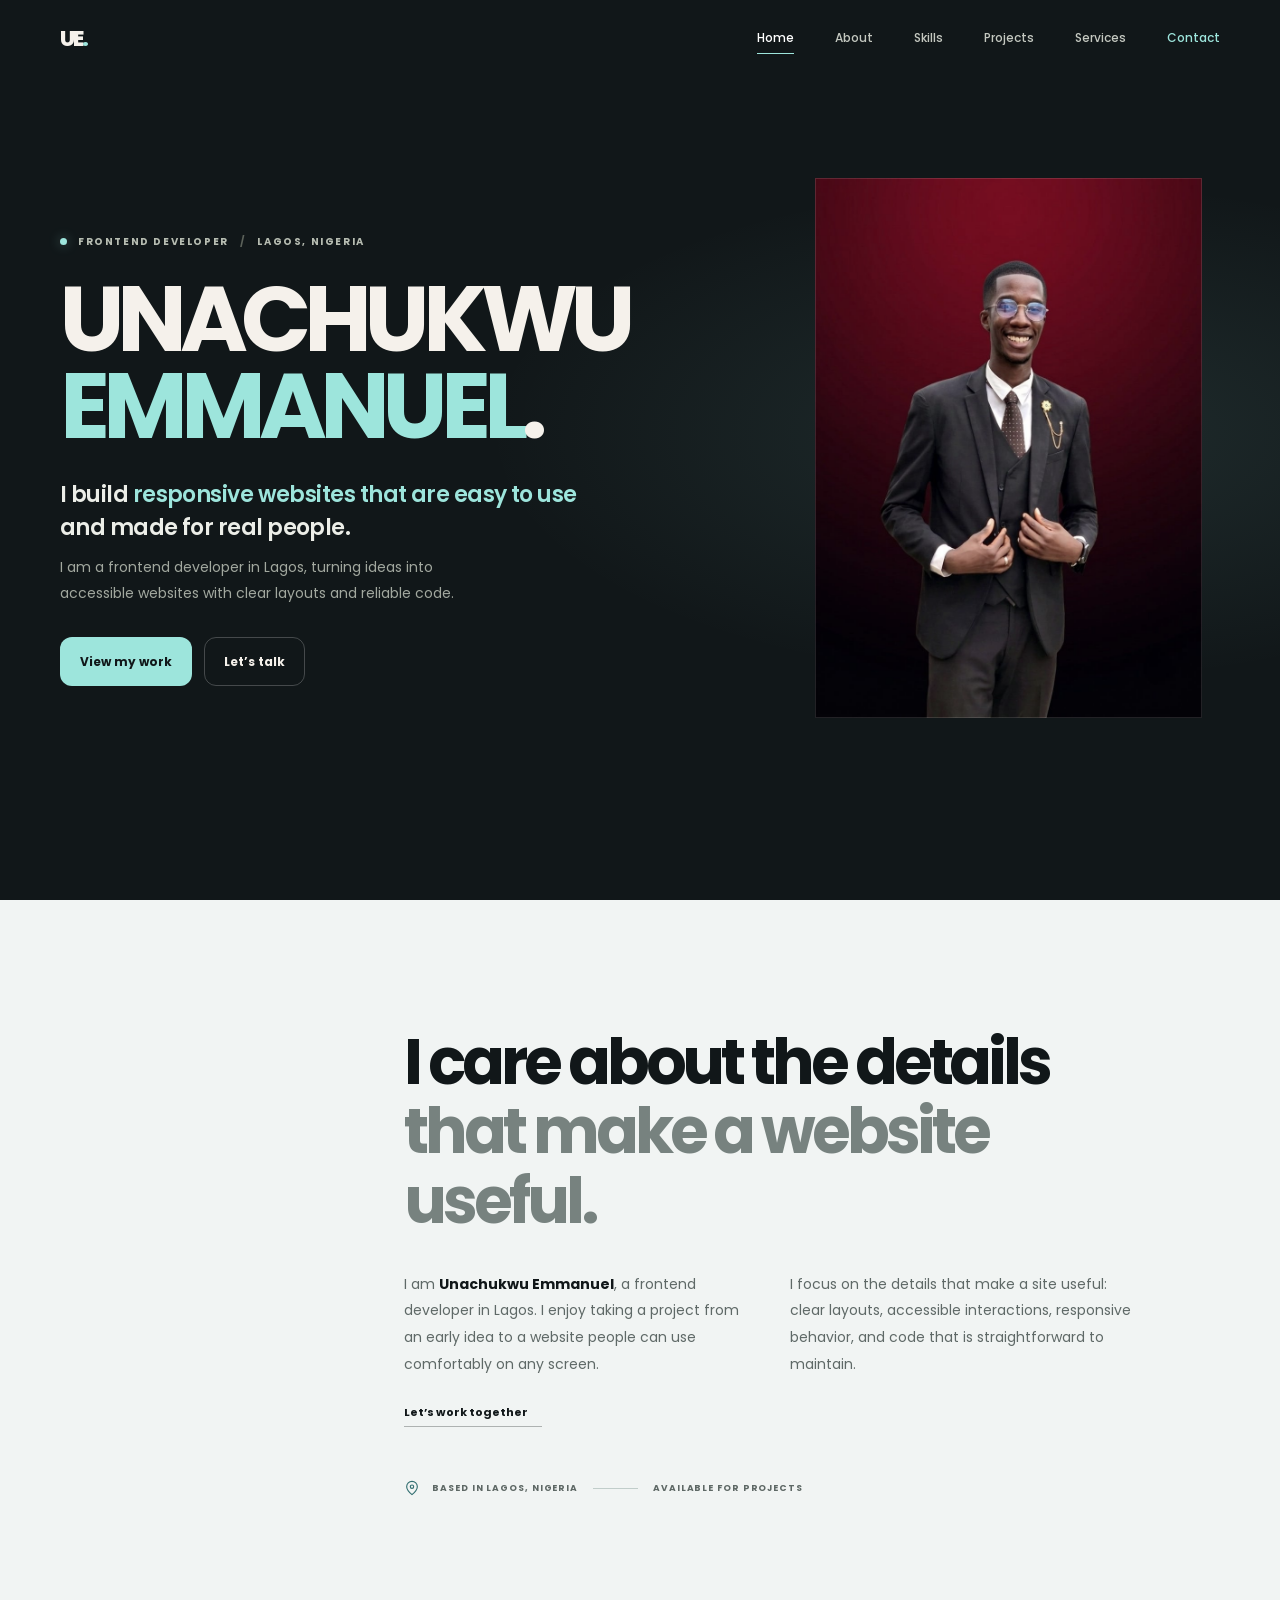
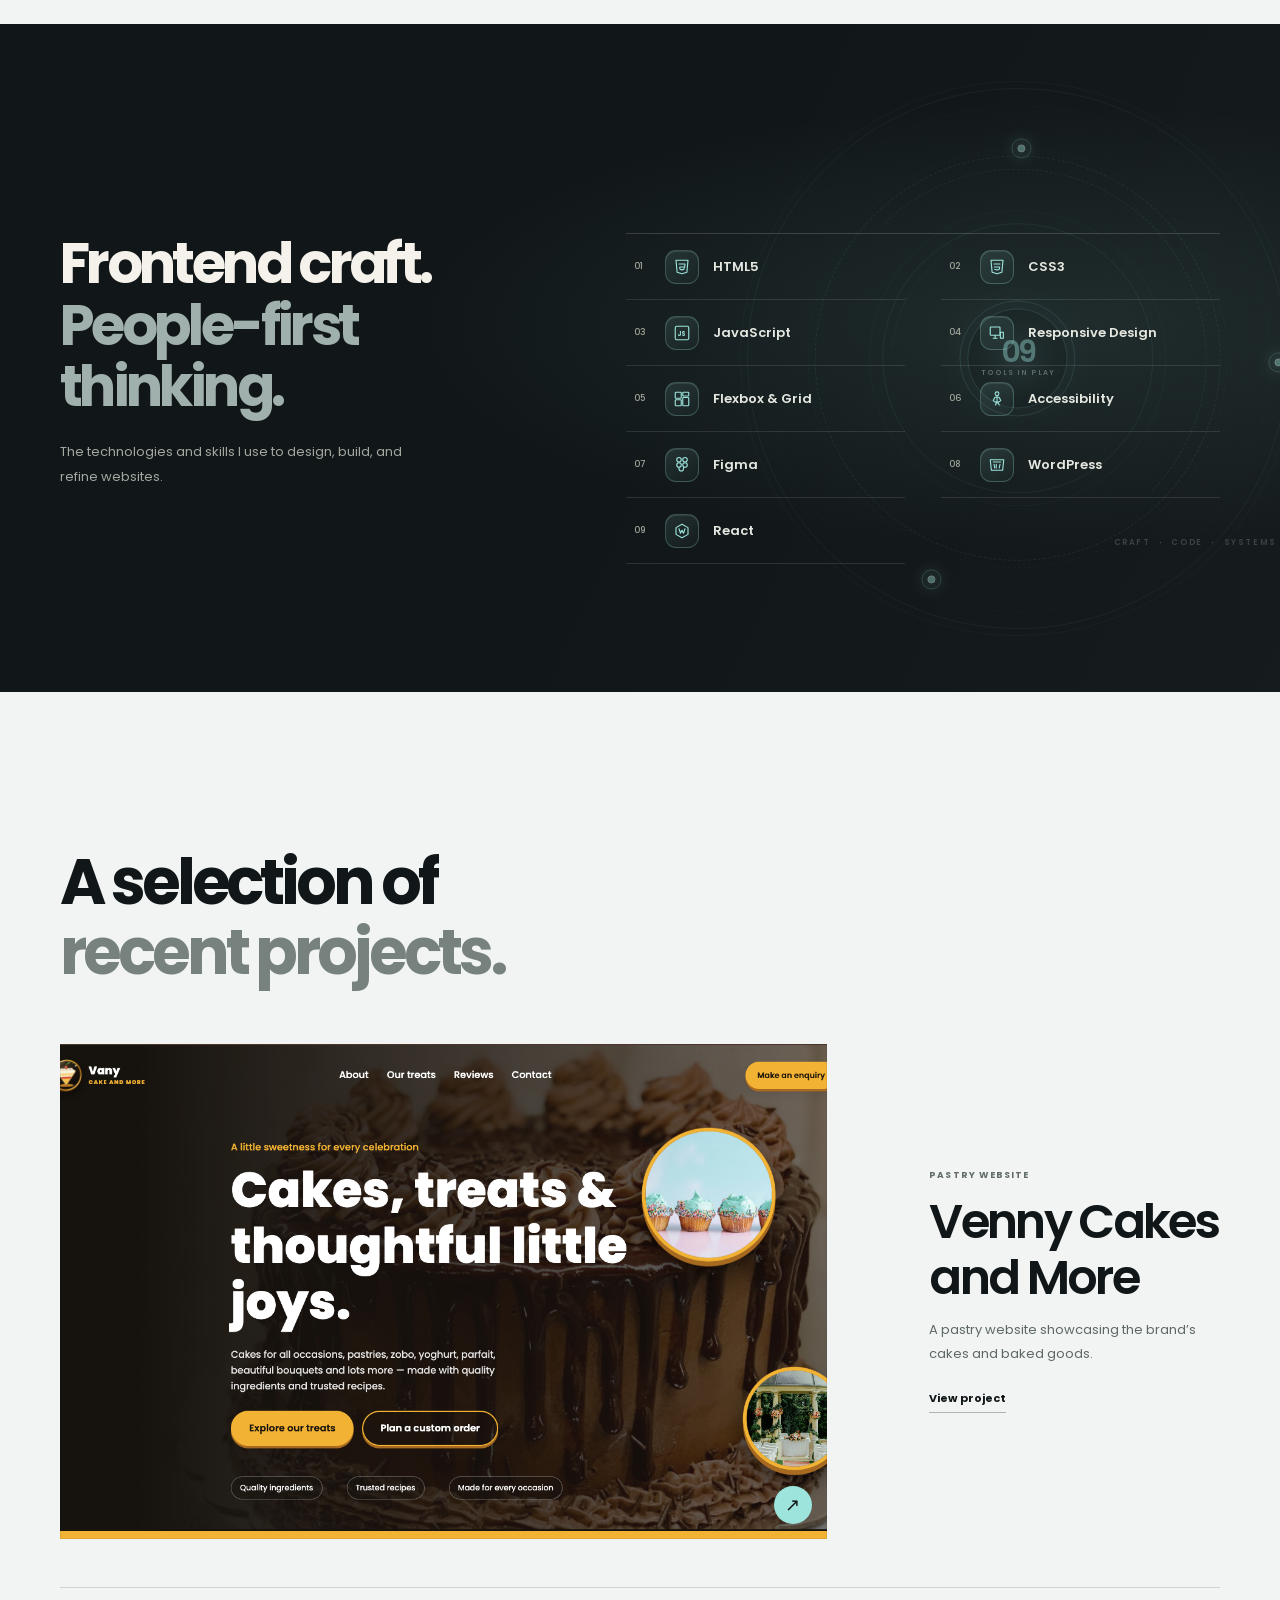
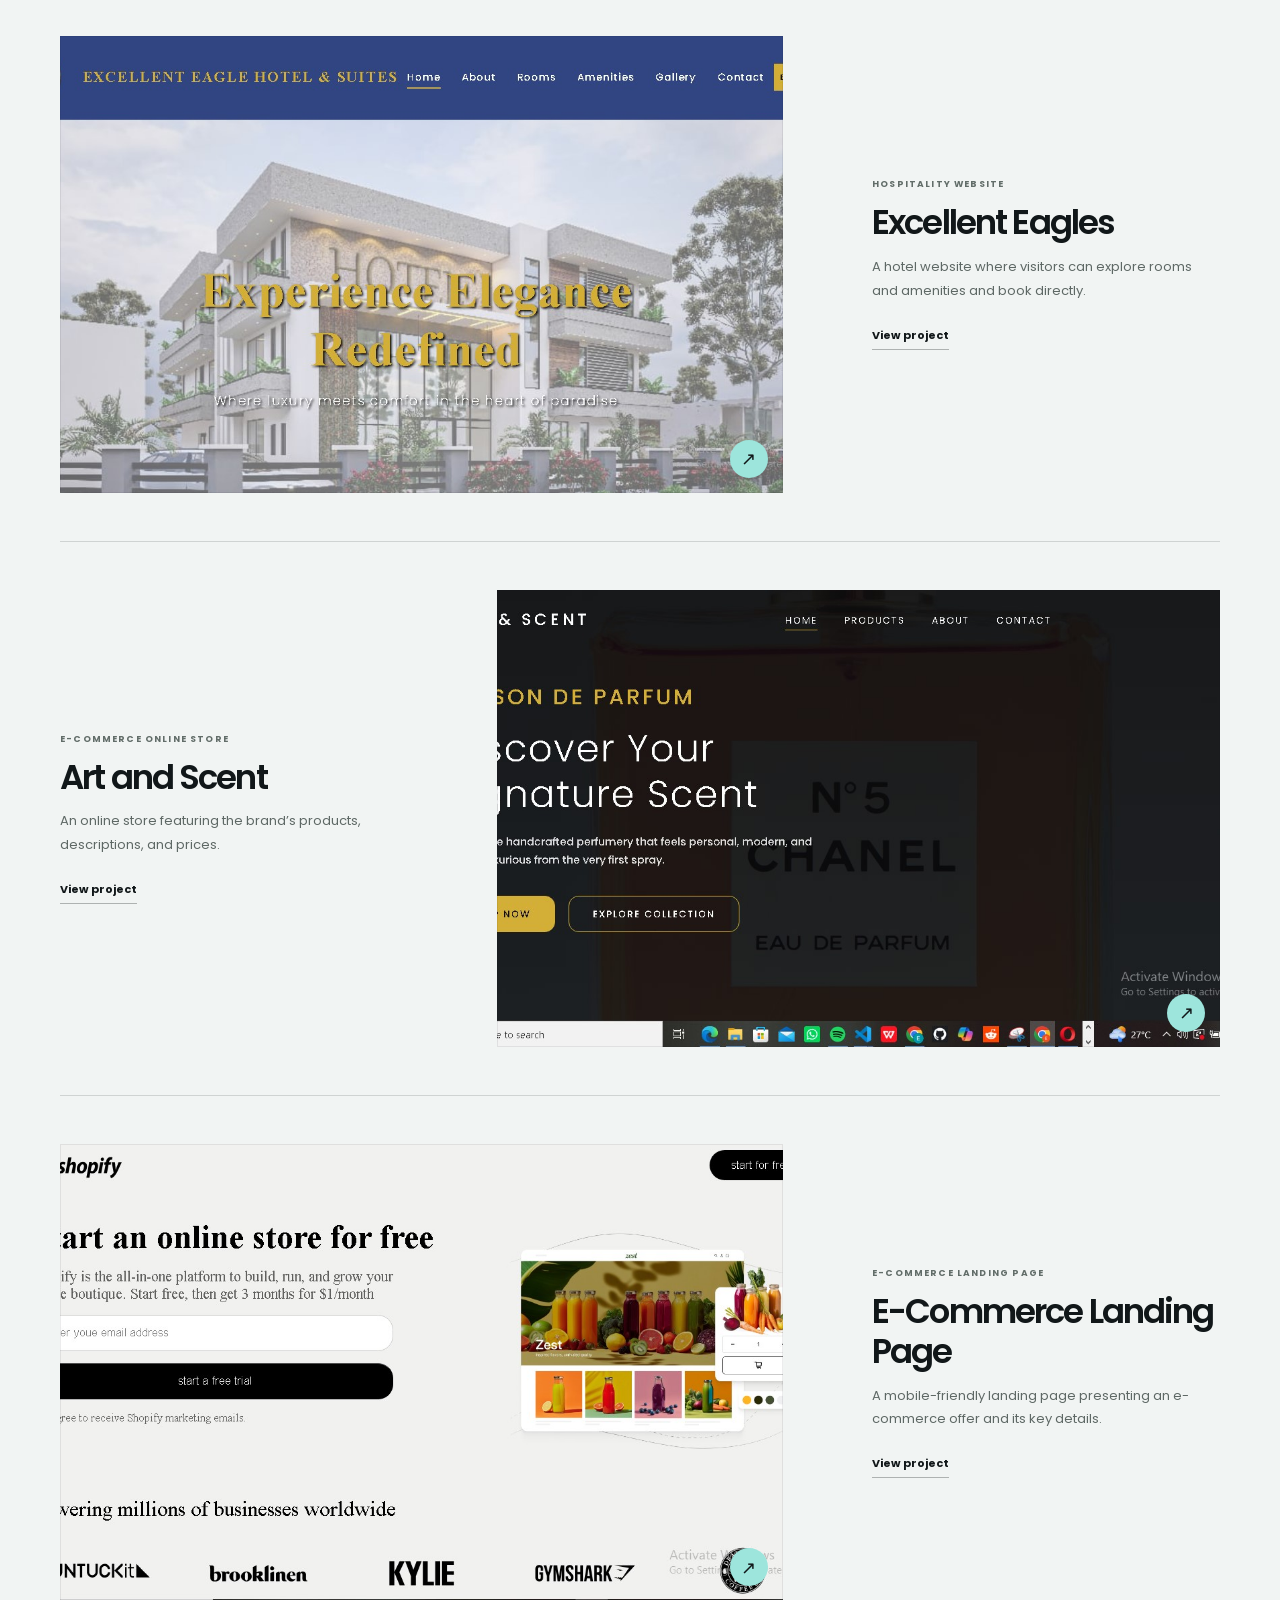
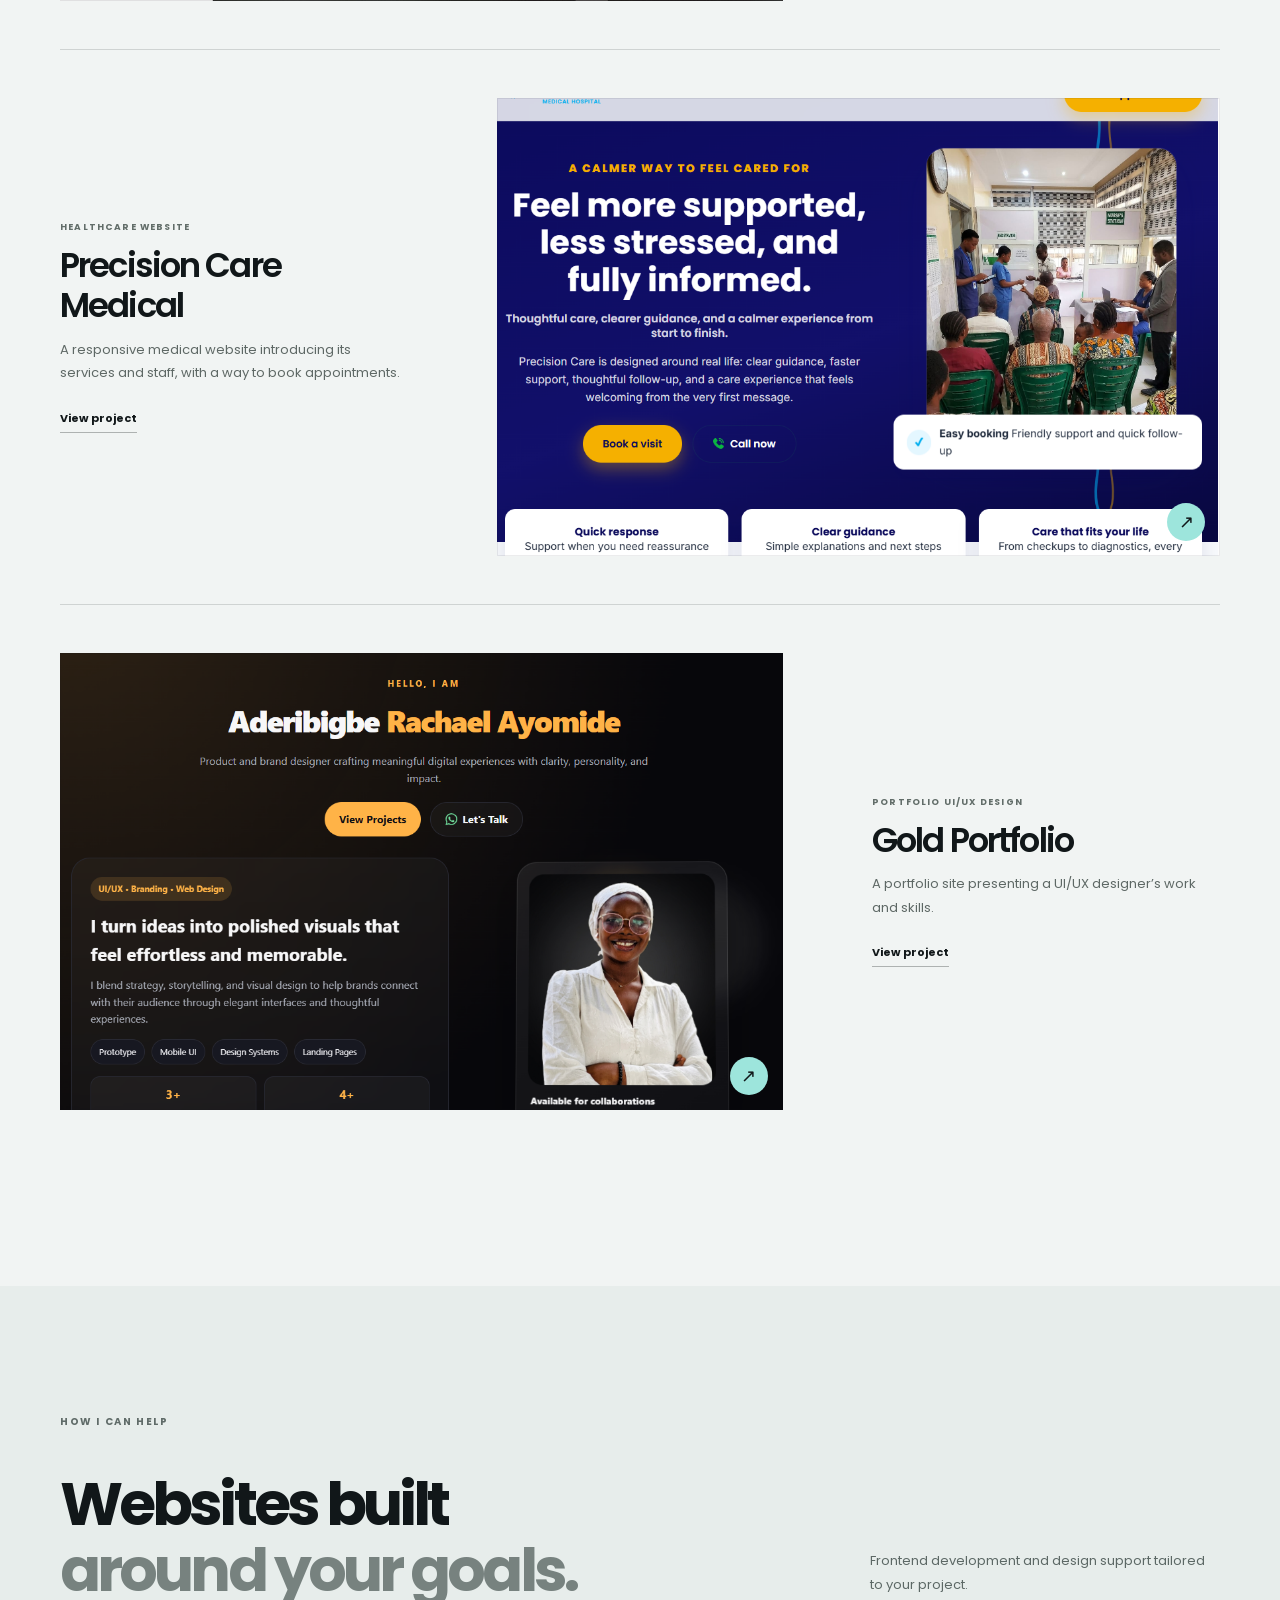
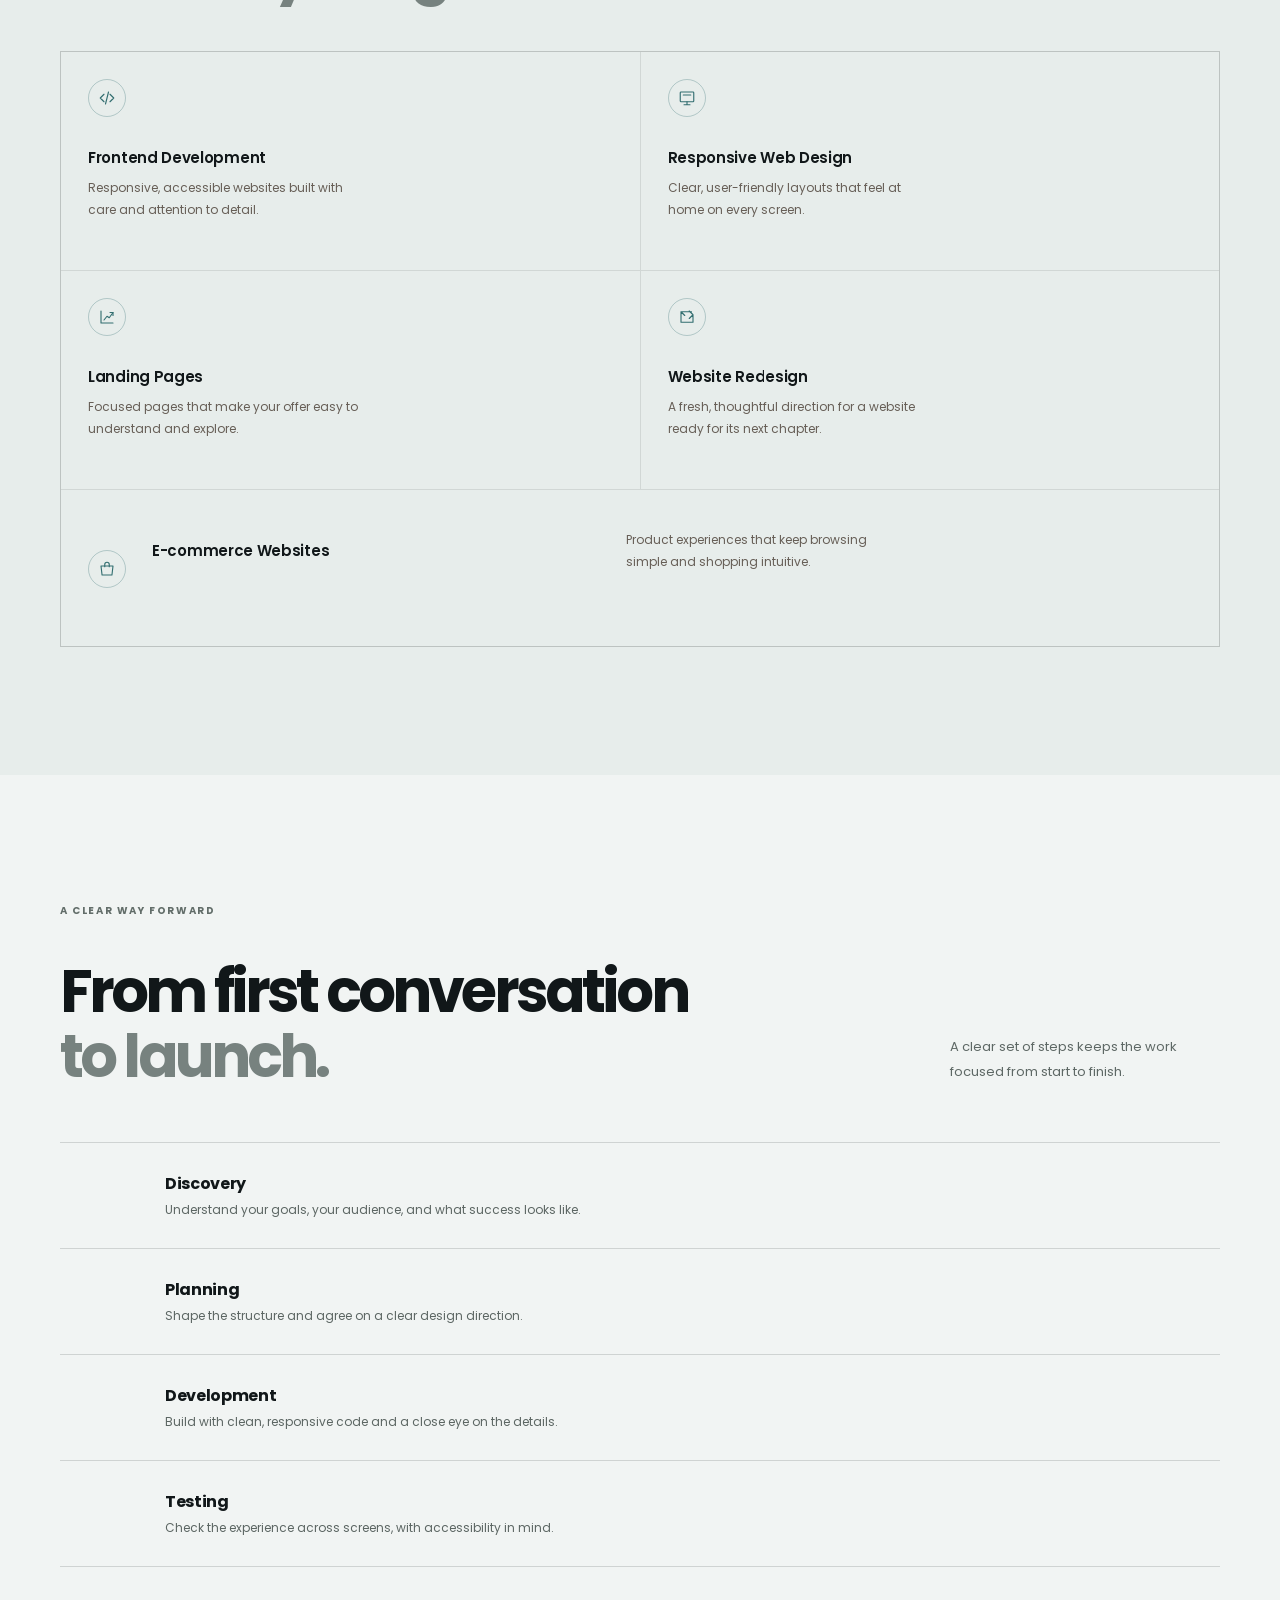
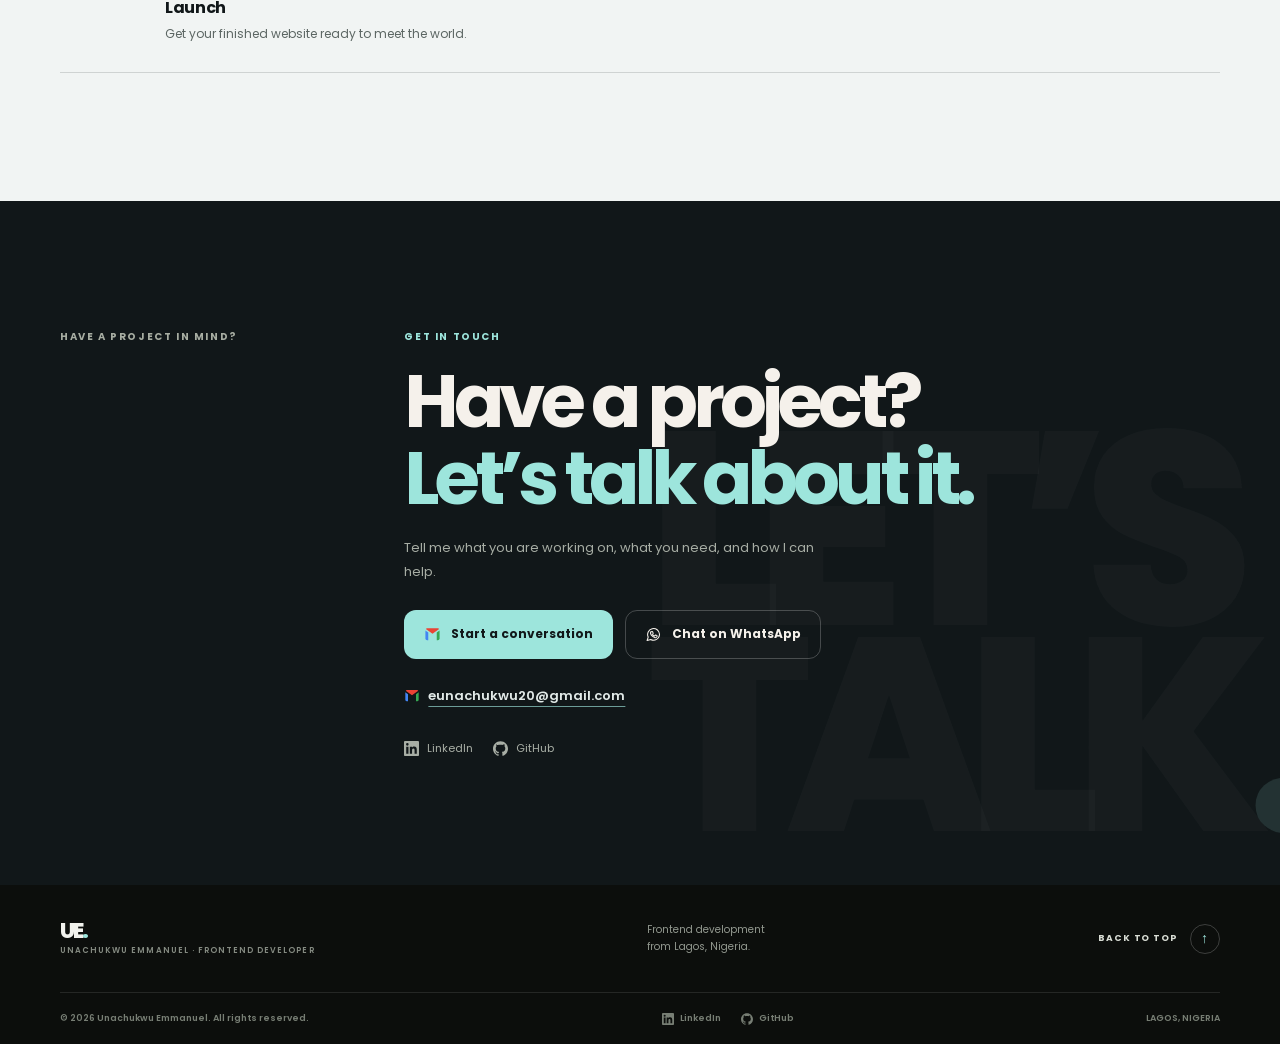
<file: index.html>
<!doctype html>
<html lang="en">
<head>
  <meta charset="utf-8" />
  <meta name="viewport" content="width=device-width, initial-scale=1" />
  <meta name="theme-color" content="#111719" />
  <meta name="description" content="Explore websites built by Unachukwu Emmanuel, a frontend developer in Lagos, Nigeria." />
  <link rel="canonical" href="https://portfolio-xi-wine-38.vercel.app/" />
  <meta property="og:type" content="website" />
  <meta property="og:url" content="https://portfolio-xi-wine-38.vercel.app/" />
  <meta property="og:title" content="Unachukwu Emmanuel — Frontend Developer" />
  <meta property="og:description" content="Websites built by Unachukwu Emmanuel, a frontend developer in Lagos, Nigeria." />
  <meta property="og:image" content="https://portfolio-xi-wine-38.vercel.app/images/ue-social-card.png" />
  <meta property="og:image:alt" content="UE. — Unachukwu Emmanuel, Frontend Developer" />
  <meta property="og:image:width" content="1200" />
  <meta property="og:image:height" content="630" />
  <meta name="twitter:card" content="summary_large_image" />
  <meta name="twitter:title" content="Unachukwu Emmanuel — Frontend Developer" />
  <meta name="twitter:description" content="Websites built by Unachukwu Emmanuel, a frontend developer in Lagos, Nigeria." />
  <meta name="twitter:image" content="https://portfolio-xi-wine-38.vercel.app/images/ue-social-card.png" />
  <meta name="twitter:image:alt" content="UE. — Unachukwu Emmanuel, Frontend Developer" />
  <title>Unachukwu Emmanuel — Frontend Developer</title>
  <link rel="icon" href="./images/ue-mark.svg" type="image/svg+xml" />
  <link rel="preconnect" href="https://fonts.googleapis.com" />
  <link rel="preconnect" href="https://fonts.gstatic.com" crossorigin />
  <link href="https://fonts.googleapis.com/css2?family=Poppins:wght@400;500;600;700;800&display=swap" rel="stylesheet" />
  <link rel="stylesheet" href="chat.css" />
  <script src="chat.js" defer></script>
</head>
<body>
  <a class="skip-link" href="#main-content">Skip to content</a>
  <div class="page-loader" aria-hidden="true">
    <div class="loader-copy">
      <span class="loader-mark"><span class="loader-typing">WELCOME TO EMMANUEL’S PORTFOLIO</span></span>
      <span class="loader-tagline">Frontend developer building thoughtful, user-friendly websites.</span>
    </div>
    <span class="loader-line"></span>
  </div>

  <header class="site-header" id="header">
    <nav class="nav container" aria-label="Main navigation">
      <a class="brand" href="#home" aria-label="Unachukwu Emmanuel, home">UE<span>.</span></a>
      <button class="menu-toggle" id="menu-toggle" type="button" aria-label="Open navigation menu" aria-controls="nav-links" aria-expanded="false">
        <span></span><span></span>
      </button>
      <ul class="nav-links" id="nav-links">
        <li><a class="nav-link" href="#home">Home</a></li>
        <li><a class="nav-link" href="#about">About</a></li>
        <li><a class="nav-link" href="#skills">Skills</a></li>
        <li><a class="nav-link" href="#projects">Projects</a></li>
        <li><a class="nav-link" href="#services">Services</a></li>
        <li><a class="nav-link nav-contact" href="#contact">Contact 
          <!-- <span aria-hidden="true"></span> -->
        </a></li>
      </ul>
    </nav>
  </header>
<!-- hero section -->
  <main id="main-content" tabindex="-1">
    <section class="hero section-dark" id="home" aria-labelledby="hero-title">
      <div class="container hero-layout">
        <div class="hero-copy">
          <p class="eyebrow hero-eyebrow"><span class="status-dot"></span> FRONTEND DEVELOPER <span class="eyebrow-divider">/</span> LAGOS, NIGERIA</p>
          <h1 id="hero-title"><span class="hero-line">UNACHUKWU</span><span class="hero-line hero-name-accent">EMMANUEL<span class="accent-dot">.</span></span></h1>
          <p class="hero-intro">I build <span>responsive websites that are easy to use</span> and made for real people.</p>
          <p class="hero-description">I am a frontend developer in Lagos, turning ideas into accessible websites with clear layouts and reliable code.</p>
          <div class="hero-actions">
            <a class="button button-primary" href="#projects">View my work 
              <!-- <span aria-hidden="true"></span> -->
            </a>
            <a class="button button-quiet" href="#contact">Let’s talk 
              <!-- <span aria-hidden="true">↗</span> -->
            </a>
          </div>
        </div>

        <div class="hero-portrait">
          <div class="portrait-frame">
            <img src="./images/port%20pics2.jpeg" alt="Portrait of Unachukwu Emmanuel" width="896" height="1194" fetchpriority="high" />
            <!-- <span class="portrait-index">LAGOS&nbsp; / &nbsp;NIGERIA</span> -->
          </div>
          <!-- <div class="portrait-note"><span class="note-line"></span><span>Lagos, Nigeria<br />Frontend developer</span></div> -->
        </div>
      </div>
      <a class="scroll-cue" href="#about"><span class="scroll-cue-line"></span>
        <!-- <span>SCROLL TO EXPLORE</span> -->
      </a>
    </section>

<!-- about section  -->
    <section class="about section-light section-pad" id="about" aria-labelledby="about-title">
      <div class="container about-layout">
        <div class="section-label" data-reveal>
          <!-- <span class="section-number">01</span> -->
          <!-- <span class="eyebrow">A LITTLE ABOUT ME</span> -->
        </div>
        <div class="about-content" data-reveal>
          <h2 class="section-title" id="about-title">I care about the details <span class="text-muted">that make a website useful.</span></h2>
          <div class="about-columns">
            <p>I am <strong>Unachukwu Emmanuel</strong>, a frontend developer in Lagos. I enjoy taking a project from an early idea to a website people can use comfortably on any screen.</p>
            <p>I focus on the details that make a site useful: clear layouts, accessible interactions, responsive behavior, and code that is straightforward to maintain.</p>
          </div>
          <a class="text-link" href="#contact">Let’s work together <span aria-hidden="true"></span></a>
          <div class="location-note"><svg class="location-pin" viewBox="0 0 24 24" aria-hidden="true" focusable="false"><path d="M20 10c0 5-8 12-8 12S4 15 4 10a8 8 0 1 1 16 0Z" /><circle cx="12" cy="10" r="2.5" /></svg><span>BASED IN LAGOS, NIGERIA</span><span class="location-rule"></span><span>AVAILABLE FOR PROJECTS</span></div>
        </div>
      </div>
    </section>

    <section class="skills section-dark section-pad" id="skills" aria-labelledby="skills-title">
      <div class="skills-constellation" aria-hidden="true">
        <span class="constellation-ring constellation-ring-outer"></span>
        <span class="constellation-ring constellation-ring-middle"></span>
        <span class="constellation-ring constellation-ring-inner"></span>
        <span class="constellation-node constellation-node-one"></span>
        <span class="constellation-node constellation-node-two"></span>
        <span class="constellation-node constellation-node-three"></span>
        <span class="constellation-core"><strong>09</strong><small>TOOLS IN PLAY</small></span>
        <span class="constellation-caption">CRAFT <i>·</i> CODE <i>·</i> SYSTEMS</span>
      </div>
      <div class="container">
        <div class="section-label section-label-light" data-reveal>
          <span class="section-number">02</span>
          <span class="eyebrow">THE TOOLKIT</span>
        </div>
        <div class="skills-layout">
          <div class="skills-heading" data-reveal>
            <h2 class="section-title" id="skills-title">Frontend craft.<br /><span class="text-muted-light">People-first thinking.</span></h2>
            <p>The technologies and skills I use to design, build, and refine websites.</p>
          </div>
          <ul class="skill-list" aria-label="Skills and technologies">
            <li data-reveal><span class="skill-index">01</span><span class="skill-icon" aria-hidden="true"><svg viewBox="0 0 24 24"><path d="M4 3h16l-1.5 16L12 21l-6.5-2L4 3Z" /><path d="M8 8h8l-.4 4H9l.3 3 2.7.8 2.7-.8.2-2" /></svg></span>HTML5</li>
            <li data-reveal><span class="skill-index">02</span><span class="skill-icon" aria-hidden="true"><svg viewBox="0 0 24 24"><path d="M4 3h16l-1.5 16L12 21l-6.5-2L4 3Z" /><path d="M8 8h8M8.5 12h7l-.4 3-3.1 1-3-.9" /></svg></span>CSS3</li>
            <li data-reveal><span class="skill-index">03</span><span class="skill-icon" aria-hidden="true"><svg viewBox="0 0 24 24"><rect x="3" y="3" width="18" height="18" rx="2" /><text x="5.5" y="16.5">JS</text></svg></span>JavaScript</li>
            <li data-reveal><span class="skill-index">04</span><span class="skill-icon" aria-hidden="true"><svg viewBox="0 0 24 24"><rect x="3" y="4" width="13" height="11" rx="1" /><path d="M7 19h5m-2.5-4v4m7-8h4v8h-4z" /></svg></span>Responsive Design</li>
            <li data-reveal><span class="skill-index">05</span><span class="skill-icon" aria-hidden="true"><svg viewBox="0 0 24 24"><rect x="3" y="3" width="8" height="8" rx="1" /><rect x="13" y="3" width="8" height="5" rx="1" /><rect x="13" y="10" width="8" height="11" rx="1" /><rect x="3" y="13" width="8" height="8" rx="1" /></svg></span>Flexbox &amp; Grid</li>
            <li data-reveal><span class="skill-index">06</span><span class="skill-icon" aria-hidden="true"><svg viewBox="0 0 24 24"><circle cx="12" cy="5" r="2.5" /><path d="m9 10 3-1 3 1 2 4m-8-4-2 4m5-4v5m-4 0 4 2 4-2m-4 0-2 5m2-5 3 5" /></svg></span>Accessibility</li>
            <li data-reveal><span class="skill-index">07</span><span class="skill-icon" aria-hidden="true"><svg viewBox="0 0 24 24"><circle cx="8" cy="5" r="3" /><circle cx="16" cy="5" r="3" /><circle cx="8" cy="12" r="3" /><circle cx="16" cy="12" r="3" /><path d="M8 15v2a3 3 0 0 0 6 0v-2" /></svg></span>Figma</li>
            <li data-reveal><span class="skill-index">08</span><span class="skill-icon" aria-hidden="true"><svg viewBox="0 0 24 24"><path d="M3 5h18l-1.5 14h-15L3 5Z" /><path d="M7 8h10m-9 3 1 5m7-5-1 5m-4-5v5" /></svg></span>WordPress</li>
            <li data-reveal><span class="skill-index">09</span><span class="skill-icon" aria-hidden="true"><svg viewBox="0 0 24 24"><path d="M12 3 4 7.5v9L12 21l8-4.5v-9L12 3Z" /><path d="m8 9 2 6 2-4 2 4 2-6" /></svg></span>React</li>
          </ul>
        </div>
      </div>
    </section>
<!-- project section -->
    <section class="projects section-light section-pad" id="projects" aria-labelledby="projects-title">
      <div class="container">
        <div class="projects-heading" data-reveal>
          <div>
            <!-- <div class="section-label"><span class="section-number">03</span><span class="eyebrow">SELECTED WORK</span></div> -->
            <h2 class="section-title" id="projects-title">A selection of<br /><span class="text-muted">recent projects.</span></h2>
          </div>
          <!-- <p>Websites I have designed and built for businesses and creative projects.</p> -->
        </div>

        <div class="project-list">
          <article class="project-card project-featured" data-reveal>
            <a class="project-image" href="https://venny-cakes-and-more.vercel.app/" target="_blank" rel="noopener noreferrer" aria-label="Visit Venny Cakes and More website">
              <img src="./images/pastery%20web%20.png" alt="Venny Cakes and More website preview" width="1440" height="814" loading="lazy" />
              <span class="project-image-arrow" aria-hidden="true">↗</span>
            </a>
            <div class="project-details">
              <p class="project-category">PASTRY WEBSITE </p>
              <h3>Venny Cakes and More</h3>
              <p>A pastry website showcasing the brand’s cakes and baked goods.</p>
              <a class="text-link" href="https://venny-cakes-and-more.vercel.app/" target="_blank" rel="noopener noreferrer">View project</a>
            </div>
          </article>

          <article class="project-card" data-reveal>
            <a class="project-image" href="https://www.excellenteagles.com" target="_blank" rel="noopener noreferrer" aria-label="Visit Excellent Eagles Hotel website">
              <img src="./images/screenshot-hotel.jpg" alt="Excellent Eagles hotel website preview" width="1313" height="677" loading="lazy" />
            <span class="project-image-arrow" aria-hidden="true">↗</span>
            </a>
            
            <div class="project-details">
              <p class="project-category">HOSPITALITY WEBSITE</p>
              <h3>Excellent Eagles</h3>
              <p>A hotel website where visitors can explore rooms and amenities and book directly.</p>
              <a class="text-link" href="https://www.excellenteagles.com" target="_blank" rel="noopener noreferrer">View project</a>
            </div>
          </article>

          <article class="project-card project-reverse" data-reveal>
            <a class="project-image" href="https://art-and-scent.vercel.app" target="_blank" rel="noopener noreferrer" aria-label="Visit Art and Scent e-commerce website">
              <img src="./images/Screenshot%20art-scent.jpg" alt="Art and Scent e-commerce website preview" width="1366" height="680" loading="lazy" />
            <span class="project-image-arrow" aria-hidden="true">↗</span>
            </a>
            <div class="project-details">
              <p class="project-category">E-COMMERCE ONLINE STORE</p>
              <h3>Art and Scent</h3>
              <p>An online store featuring the brand’s products, descriptions, and prices.</p>
              <a class="text-link" href="https://art-and-scent.vercel.app" target="_blank" rel="noopener noreferrer">View project</a>
            </div>
          </article>

          <article class="project-card" data-reveal>
            <a class="project-image" href="https://shopify-landing-page.vercel.app/" target="_blank" rel="noopener noreferrer" aria-label="Visit the e-commerce landing page">
              <img src="./images/screenshot-shopify.jpg" alt="E-commerce landing page preview" width="1283" height="682" loading="lazy" />
              <span class="project-image-arrow" aria-hidden="true">↗</span>
            </a>
            <div class="project-details">
              <p class="project-category">E-COMMERCE LANDING PAGE</p>
              <h3>E-Commerce Landing Page</h3>
              <p>A mobile-friendly landing page presenting an e-commerce offer and its key details.</p>
              <a class="text-link" href="https://shopify-landing-page.vercel.app/" target="_blank" rel="noopener noreferrer">View project</a>
            </div>
          </article>

          <article class="project-card project-reverse" data-reveal>
            <a class="project-image" href="https://www.precisioncaremedical.com" target="_blank" rel="noopener noreferrer" aria-label="Visit Precision Care Medical website">
              <img src="./images/precision%20.png" alt="Precision Care Medical website preview" width="1094" height="780" loading="lazy" />
              <span class="project-image-arrow" aria-hidden="true">↗</span>
            </a>
            <div class="project-details">
              <p class="project-category">HEALTHCARE WEBSITE</p>
              <h3>Precision Care Medical</h3>
              <p>A responsive medical website introducing its services and staff, with a way to book appointments.</p>
              <a class="text-link" href="https://www.precisioncaremedical.com" target="_blank" rel="noopener noreferrer">View project</a>
            </div>
          </article>

          <article class="project-card" data-reveal>
            <a class="project-image" href="https://gold-portfolio-ecru.vercel.app/" target="_blank" rel="noopener noreferrer" aria-label="Visit Gold Portfolio">
              <img src="./images/gold%20port.png" alt="Gold Portfolio website preview" width="1090" height="904" loading="lazy" />
              <span class="project-image-arrow" aria-hidden="true">↗</span>
            </a>
            <div class="project-details">
              <p class="project-category">PORTFOLIO UI/UX DESIGN</p>
              <h3>Gold Portfolio</h3>
              <p>A portfolio site presenting a UI/UX designer’s work and skills.</p>
              <a class="text-link" href="https://gold-portfolio-ecru.vercel.app/" target="_blank" rel="noopener noreferrer">View project </a>
            </div>
          </article>
        </div>
      </div>
    </section>

    <!-- services  -->
    <section class="services section-light section-pad" id="services" aria-labelledby="services-title">
      <div class="container">
        <div class="section-label" data-reveal>
          <!-- <span class="section-number">04</span> -->
          <span class="eyebrow">HOW I CAN HELP</span>
        </div>
        <div class="services-heading" data-reveal>
          <h2 class="section-title" id="services-title">Websites built<br /><span class="text-muted">around your goals.</span></h2>
          <p>Frontend development and design support tailored to your project.</p>
        </div>
        <div class="service-grid">
          <article class="service-item" data-reveal><span class="service-icon" aria-hidden="true"><svg viewBox="0 0 24 24"><path d="m8 7-5 5 5 5M16 7l5 5-5 5M14 4l-4 16"/></svg></span><span class="service-index"></span><h3>Frontend Development</h3><p>Responsive, accessible websites built with care and attention to detail.</p></article>
          <article class="service-item" data-reveal><span class="service-icon" aria-hidden="true"><svg viewBox="0 0 24 24"><rect x="3" y="4" width="18" height="13" rx="1"/><path d="M8 21h8m-4-4v4M7 8h10"/></svg></span><span class="service-index"></span><h3>Responsive Web Design</h3><p>Clear, user-friendly layouts that feel at home on every screen.</p></article>
          <article class="service-item" data-reveal><span class="service-icon" aria-hidden="true"><svg viewBox="0 0 24 24"><path d="M4 20V4m0 16h16M8 16l4-5 3 2 5-7"/><path d="M16 6h4v4"/></svg></span><span class="service-index"></span><h3>Landing Pages</h3><p>Focused pages that make your offer easy to understand and explore.</p></article>
          <article class="service-item" data-reveal><span class="service-icon" aria-hidden="true"><svg viewBox="0 0 24 24"><path d="M4 19V5m0 0h14M4 5l5 5M4 19h16M20 19V9m0 0-5 5m5-5-5-5"/></svg></span><span class="service-index"></span><h3>Website Redesign</h3><p>A fresh, thoughtful direction for a website ready for its next chapter.</p></article>
          <article class="service-item" data-reveal><span class="service-icon" aria-hidden="true"><svg viewBox="0 0 24 24"><path d="M4 8h16l-1.4 12H5.4L4 8Z"/><path d="M9 9V6a3 3 0 0 1 6 0v3"/></svg></span><span class="service-index"></span><h3>E-commerce Websites</h3><p>Product experiences that keep browsing simple and shopping intuitive.</p></article>
        </div>
      </div>
    </section>

  
    <section class="process section-light section-pad" id="process" aria-labelledby="process-title">
      <div class="container">
        <div class="section-label" data-reveal>
          <!-- <span class="section-number">05</span> -->
          <span class="eyebrow">A CLEAR WAY FORWARD</span></div>
        <div class="process-heading" data-reveal>
          <h2 class="section-title" id="process-title">From first conversation<br /><span class="text-muted">to launch.</span></h2>
          <p>A clear set of steps keeps the work focused from start to finish.</p>
        </div>
        <ol class="process-list">
          <li data-reveal><span class="process-index"></span><div><h3>Discovery</h3><p>Understand your goals, your audience, and what success looks like.</p></div></li>
          <li data-reveal><span class="process-index"></span><div><h3>Planning</h3><p>Shape the structure and agree on a clear design direction.</p></div></li>
          <li data-reveal><span class="process-index"></span><div><h3>Development</h3><p>Build with clean, responsive code and a close eye on the details.</p></div></li>
          <li data-reveal><span class="process-index"></span><div><h3>Testing</h3><p>Check the experience across screens, with accessibility in mind.</p></div></li>
          <li data-reveal><span class="process-index"></span><div><h3>Launch</h3><p>Get your finished website ready to meet the world.</p></div></li>
        </ol>
      </div>
    </section>

    <section class="contact section-dark section-pad" id="contact" aria-labelledby="contact-title">
      <div class="container contact-layout">
        <div class="section-label section-label-light" data-reveal>
          <!-- <span class="section-number">06</span> -->
          <span class="eyebrow">HAVE A PROJECT IN MIND?</span></div>
        <div class="contact-content" data-reveal>
          <p class="eyebrow contact-kicker">GET IN TOUCH</p>
          <h2 id="contact-title">Have a project?<br /><span class="contact-accent">Let’s talk about it.</span></h2>
          <p class="contact-description">Tell me what you are working on, what you need, and how I can help.</p>
          <div class="contact-actions">
            <a class="button button-primary" href="mailto:eunachukwu20@gmail.com"><svg class="button-icon gmail-icon" viewBox="0 0 24 24" aria-hidden="true" focusable="false"><path fill="#4285f4" d="M2 6.5v11A2.5 2.5 0 0 0 4.5 20H6V9.2L2 6.5Z" /><path fill="#34a853" d="M18 9.2V20h1.5A2.5 2.5 0 0 0 22 17.5v-11l-4 2.7Z" /><path fill="#ea4335" d="M2.6 4.3 12 11l9.4-6.7A2.5 2.5 0 0 0 19.5 3h-15a2.5 2.5 0 0 0-1.9 1.3Z" /></svg>Start a conversation</a>
            <a class="button button-quiet" href="https://wa.me/2348147374806?text=Hi%20Emmanuel%2C%20I%20found%20your%20portfolio%20and%20would%20like%20to%20discuss%20a%20project.%20Could%20you%20share%20your%20availability%20and%20next%20steps%3F" target="_blank" rel="noopener noreferrer"><svg class="button-icon whatsapp-icon" viewBox="0 0 24 24" aria-hidden="true" focusable="false"><path d="M20.5 11.7a8.4 8.4 0 0 1-12.4 7.4L3 20.5l1.5-4.9a8.4 8.4 0 1 1 16-3.9Z" /><path d="M9 8.3c.2-.5.4-.5.7-.5h.5c.2 0 .4.1.5.4l.8 1.8c.1.2.1.4-.1.6l-.6.7c-.2.2-.2.4 0 .7.5.9 1.3 1.6 2.2 2 .3.1.5.1.7-.1l.8-1c.2-.2.4-.2.7-.1l1.7.8c.3.1.4.3.3.6-.1.9-.5 1.5-1.2 1.9-.6.4-1.5.5-2.4.2-1.1-.3-2.4-1-3.6-2.2-1.1-1.1-1.8-2.4-2.1-3.5-.2-.9-.1-1.7.3-2.3L9 8.3Z" /></svg>Chat on WhatsApp</a>
          </div>
          <a class="contact-email" href="mailto:eunachukwu20@gmail.com"><svg class="email-icon gmail-icon" viewBox="0 0 24 24" aria-hidden="true" focusable="false"><path fill="#4285f4" d="M2 6.5v11A2.5 2.5 0 0 0 4.5 20H6V9.2L2 6.5Z" /><path fill="#34a853" d="M18 9.2V20h1.5A2.5 2.5 0 0 0 22 17.5v-11l-4 2.7Z" /><path fill="#ea4335" d="M2.6 4.3 12 11l9.4-6.7A2.5 2.5 0 0 0 19.5 3h-15a2.5 2.5 0 0 0-1.9 1.3Z" /></svg>eunachukwu20@gmail.com</a>
          <div class="contact-socials">
            <a href="https://www.linkedin.com/in/emmanuel-unachukwu" target="_blank" rel="noopener noreferrer"><svg class="social-icon" viewBox="0 0 24 24" aria-hidden="true" focusable="false"><path d="M20.45 20.45h-3.56v-5.57c0-1.33-.02-3.04-1.85-3.04-1.85 0-2.13 1.44-2.13 2.94v5.67H9.35V9h3.42v1.56h.05c.48-.9 1.64-1.85 3.37-1.85 3.6 0 4.26 2.37 4.26 5.46v6.28ZM5.34 7.43a2.06 2.06 0 1 1 0-4.12 2.06 2.06 0 0 1 0 4.12ZM7.12 20.45H3.56V9h3.56v11.45ZM22.22 0H1.77C.79 0 0 .77 0 1.73v20.54C0 23.23.79 24 1.77 24h20.44c.98 0 1.79-.77 1.79-1.73V1.73C24 .77 23.19 0 22.21 0h.01Z" /></svg>LinkedIn</a>
            <a href="https://github.com/Emmycodes222" target="_blank" rel="noopener noreferrer"><svg class="social-icon" viewBox="0 0 24 24" aria-hidden="true" focusable="false"><path d="M12 .297c-6.63 0-12 5.373-12 12 0 5.303 3.438 9.8 8.205 11.385.6.111.82-.261.82-.577 0-.285-.01-1.04-.015-2.04-3.338.724-4.042-1.61-4.042-1.61-.546-1.387-1.333-1.756-1.333-1.756-1.09-.745.083-.729.083-.729 1.205.084 1.84 1.237 1.84 1.237 1.07 1.835 2.807 1.305 3.492.998.108-.776.418-1.305.762-1.605-2.665-.3-5.467-1.334-5.467-5.931 0-1.311.469-2.381 1.236-3.221-.124-.303-.536-1.523.117-3.176 0 0 1.008-.322 3.301 1.23.957-.266 1.983-.399 3.003-.404 1.02.005 2.047.138 3.006.404 2.291-1.552 3.297-1.23 3.297-1.23.655 1.653.243 2.873.12 3.176.77.84 1.235 1.91 1.235 3.221 0 4.609-2.807 5.628-5.479 5.922.43.372.823 1.102.823 2.222 0 1.606-.015 2.9-.015 3.293 0 .319.216.694.825.576C20.565 22.092 24 17.6 24 12.297c0-6.627-5.373-12-12-12" /></svg>GitHub</a>
          </div>
        </div>
        <span class="contact-watermark" aria-hidden="true">LET’S<br />TALK<span>.</span></span>
      </div>
    </section>
  </main>

  <footer class="site-footer">
    <div class="container footer-main">
      <a class="footer-brand" href="#home" aria-label="Unachukwu Emmanuel, home">UE<span>.</span><small>UNACHUKWU EMMANUEL · FRONTEND DEVELOPER</small></a>
      <p class="footer-note">Frontend development<br />from Lagos, Nigeria.</p>
      <a class="back-to-top" href="#home">BACK TO TOP <span aria-hidden="true">↑</span></a>
    </div>
    <div class="container footer-bottom">
      <p>© <span id="footer-year"></span> Unachukwu Emmanuel. All rights reserved.</p>
      <div><a href="https://www.linkedin.com/in/emmanuel-unachukwu" target="_blank" rel="noopener noreferrer"><svg class="social-icon" viewBox="0 0 24 24" aria-hidden="true" focusable="false"><path d="M20.45 20.45h-3.56v-5.57c0-1.33-.02-3.04-1.85-3.04-1.85 0-2.13 1.44-2.13 2.94v5.67H9.35V9h3.42v1.56h.05c.48-.9 1.64-1.85 3.37-1.85 3.6 0 4.26 2.37 4.26 5.46v6.28ZM5.34 7.43a2.06 2.06 0 1 1 0-4.12 2.06 2.06 0 0 1 0 4.12ZM7.12 20.45H3.56V9h3.56v11.45ZM22.22 0H1.77C.79 0 0 .77 0 1.73v20.54C0 23.23.79 24 1.77 24h20.44c.98 0 1.79-.77 1.79-1.73V1.73C24 .77 23.19 0 22.21 0h.01Z" /></svg>LinkedIn</a><a href="https://github.com/Emmycodes222" target="_blank" rel="noopener noreferrer"><svg class="social-icon" viewBox="0 0 24 24" aria-hidden="true" focusable="false"><path d="M12 .297c-6.63 0-12 5.373-12 12 0 5.303 3.438 9.8 8.205 11.385.6.111.82-.261.82-.577 0-.285-.01-1.04-.015-2.04-3.338.724-4.042-1.61-4.042-1.61-.546-1.387-1.333-1.756-1.333-1.756-1.09-.745.083-.729.083-.729 1.205.084 1.84 1.237 1.84 1.237 1.07 1.835 2.807 1.305 3.492.998.108-.776.418-1.305.762-1.605-2.665-.3-5.467-1.334-5.467-5.931 0-1.311.469-2.381 1.236-3.221-.124-.303-.536-1.523.117-3.176 0 0 1.008-.322 3.301 1.23.957-.266 1.983-.399 3.003-.404 1.02.005 2.047.138 3.006.404 2.291-1.552 3.297-1.23 3.297-1.23.655 1.653.243 2.873.12 3.176.77.84 1.235 1.91 1.235 3.221 0 4.609-2.807 5.628-5.479 5.922.43.372.823 1.102.823 2.222 0 1.606-.015 2.9-.015 3.293 0 .319.216.694.825.576C20.565 22.092 24 17.6 24 12.297c0-6.627-5.373-12-12-12" /></svg>GitHub</a></div>
      <p>LAGOS, NIGERIA</p>
    </div>
  </footer>
</body>
</html>
</file>
<file: chat.css>
:root {
  color-scheme: light;
  --ink: #111719;
  --ink-soft: #1a2224;
  --paper: #f1f4f3;
  --paper-deep: #e7edeb;
  --muted: #6d7777;
  --muted-dark: #a2aeab;
  --line: rgba(17, 23, 25, .15);
  --line-dark: rgba(255, 255, 255, .16);
  --accent: #9de5dc;
  --accent-deep: #326e70;
  --font-body: "Poppins", sans-serif;
  --font-display: "Poppins", sans-serif;
  --ease: cubic-bezier(.2, .75, .25, 1);
  --motion-fast: 180ms;
  --motion-base: 260ms;
  --motion-reveal: 560ms;
}

*, *::before, *::after { box-sizing: border-box; }
html { scroll-behavior: smooth; scroll-padding-top: 6rem; }
body {
  margin: 0;
  color: var(--ink);
  background: var(--paper);
  font-family: var(--font-body);
  font-size: 16px;
  line-height: 1.65;
  -webkit-font-smoothing: antialiased;
  text-rendering: optimizeLegibility;
}
body, button, a { -webkit-tap-highlight-color: transparent; }
body::selection, body *::selection { color: var(--ink); background: var(--accent); }
a { color: inherit; }
img { display: block; max-width: 100%; }
button { font: inherit; }
.container { width: min(1160px, calc(100% - 72px)); margin-inline: auto; }
.section-dark { color: #f5f1eb; background: var(--ink); }
.section-light { background: var(--paper); }
.section-pad { padding-block: clamp(88px, 10vw, 132px); }
.eyebrow {
  margin: 0;
  font-family: var(--font-display);
  font-size: 10px;
  font-weight: 700;
  letter-spacing: .16em;
  line-height: 1.5;
}
.text-muted { color: #77827f; }
.text-muted-light { color: #a0b0ad; }

.skip-link {
  position: fixed;
  z-index: 1001;
  top: 12px;
  left: 12px;
  padding: 10px 14px;
  color: var(--ink);
  background: var(--accent);
  font-size: 12px;
  font-weight: 700;
  text-decoration: none;
  transform: translateY(-160%);
  transition: transform .2s ease;
}
.skip-link:focus { transform: translateY(0); }

/* The loader runs for 3 seconds; its 300ms fade finishes at the end. */
.page-loader {
  --loader-duration: 3s;
  position: fixed;
  z-index: 1000;
  inset: 0;
  display: grid;
  place-content: center;
  justify-items: center;
  gap: 25px;
  color: #f5f1eb;
  background: var(--ink);
  animation: loader-out 300ms calc(var(--loader-duration) - 300ms) forwards;
  pointer-events: none;
}

.loader-copy { display: grid; justify-items: center; gap: 16px; }
.loader-mark {
  max-width: calc(100vw - 32px);
  overflow: hidden;
  color: var(--accent);
  font: 600 clamp(8px, 2.5vw, 15px)/1.4 ui-monospace, SFMono-Regular, Menlo, monospace;
  letter-spacing: .08em;
  text-align: center;
}

/* Type the welcome over 1.4s, then reveal the tagline at 1.62s. */
.loader-typing {
  display: block;
  width: 0;
  overflow: hidden;
  border-right: 1px solid var(--accent);
  white-space: nowrap;
  animation:
    loader-type 1.4s steps(29, end) 120ms forwards,
    loader-caret 720ms step-end 120ms 2.5;
}

.loader-tagline {
  color: #f5f1eb;
  font: 500 clamp(13px, 3.4vw, 19px)/1.4 var(--font-display);
  letter-spacing: .015em;
  text-align: center;
  opacity: 0;
  transform: translateY(9px) scale(.86);
  animation: loader-tagline-pop 480ms 1.62s var(--ease) both;
}

.loader-line {
  width: 88px;
  height: 1px;
  overflow: hidden;
  background: rgba(255,255,255,.2);
}

.loader-line::after {
  display: block;
  width: 100%;
  height: 100%;
  background: var(--accent);
  content: "";
  transform: scaleX(0);
  transform-origin: left;
  animation: loader-progress var(--loader-duration) linear forwards;
}

@keyframes loader-type {
  to { width: 29ch; }
}

@keyframes loader-caret {
  50% { border-color: transparent; }
}

@keyframes loader-tagline-pop {
  55% { opacity: 1; transform: translateY(-2px) scale(1.04); }
  100% { opacity: 1; transform: translateY(0) scale(1); }
}

@keyframes loader-progress {
  to { transform: scaleX(1); }
}

@keyframes loader-out {
  to { visibility: hidden; opacity: 0; }
}

.site-header {
  position: fixed;
  z-index: 100;
  inset: 0 0 auto;
  color: #f5f1eb;
  border-bottom: 1px solid transparent;
  transition: background var(--motion-base) ease, border-color var(--motion-base) ease, box-shadow var(--motion-base) ease;
}
.site-header.scrolled {
  background: rgba(17, 23, 25, .92);
  border-color: rgba(255,255,255,.09);
  box-shadow: 0 8px 26px rgba(0,0,0,.12);
  -webkit-backdrop-filter: blur(16px);
  backdrop-filter: blur(16px);
}
.nav { min-height: 76px; display: flex; align-items: center; justify-content: space-between; gap: 24px; }
.brand { font: 800 21px/1 var(--font-display); letter-spacing: -.09em; text-decoration: none; }
.brand span { color: var(--accent); }
.nav-links { display: flex; align-items: center; gap: clamp(20px, 3.2vw, 42px); margin: 0; padding: 0; list-style: none; }
.nav-link {
  position: relative;
  display: inline-flex;
  align-items: center;
  gap: 6px;
  padding: 10px 0;
  color: #c4c8c0;
  font-size: 12px;
  font-weight: 500;
  text-decoration: none;
  transition: color var(--motion-fast) ease;
}
.nav-link::after {
  position: absolute;
  right: 0;
  bottom: 4px;
  left: 0;
  height: 1px;
  background: var(--accent);
  content: "";
  transform: scaleX(0);
  transform-origin: left;
  transition: transform var(--motion-base) var(--ease);
}
.nav-link:hover, .nav-link.active { color: #fff; }
.nav-link:hover::after, .nav-link.active::after { transform: scaleX(1); }
.nav-contact { color: var(--accent); }
.nav-contact span { font-size: 14px; }
.menu-toggle { display: none; }

.hero { position: relative; min-height: max(720px, 100svh); overflow: hidden; background-color: var(--ink); background-image: radial-gradient(ellipse at 82% 48%, rgba(157,229,220,.1), transparent 38%); }
.hero-layout { position: relative; z-index: 1; display: grid; grid-template-columns: 1.15fr .85fr; align-items: center; gap: 42px; min-height: max(720px, 100svh); padding-top: 88px; padding-bottom: 78px; }
.hero-copy { position: relative; z-index: 2; padding-top: 10px; }
.hero-eyebrow { display: flex; align-items: center; gap: 11px; color: #b7bdb2; animation: rise-in .55s .08s var(--ease) both; }
.status-dot { width: 7px; height: 7px; flex: 0 0 auto; border-radius: 50%; background: var(--accent); box-shadow: 0 0 12px rgba(157,229,220,.4); }
.eyebrow-divider { color: #5c625a; }
.hero h1 {
   margin: 27px 0 20px; 
   font: 700 clamp(52px, 7.2vw, 94px)/.94 var(--font-display); 
   letter-spacing: -.075em; }
   
.hero-line { display: block; 
  animation: rise-in .68s .15s var(--ease) both; }
.hero-line:nth-child(2) { animation-delay: .27s; }
.hero-name-accent { color: var(--accent); }
.accent-dot { color: #f5f1eb; }
.hero-intro { max-width: 540px; margin: 29px 0 11px; color: #eceee8; font: 600 clamp(17px, 2vw, 22px)/1.5 var(--font-display); letter-spacing: -.025em; animation: rise-in .58s .39s var(--ease) both; }
.hero-intro span { color: var(--accent); }
.hero-description { max-width: 440px; margin: 0; color: #a2a89f; font-size: 14px; line-height: 1.85; animation: rise-in .58s .48s var(--ease) both; }
.hero-actions, .contact-actions { display: flex; align-items: center; flex-wrap: wrap; gap: 12px; margin-top: 30px; }
.hero-actions { animation: rise-in .58s .56s var(--ease) both; }
.button {
  min-height: 49px;
  display: inline-flex;
  align-items: center;
  justify-content: center;
  gap: 20px;
  padding: 0 19px;
  border: 1px solid transparent;
  border-radius: 12px;
  font-size: 12px;
  font-weight: 700;
  text-decoration: none;
  transition: transform var(--motion-base) var(--ease), background var(--motion-base) ease, color var(--motion-base) ease, border-color var(--motion-base) ease;
}
.button span { font-size: 17px; line-height: 1; transition: transform var(--motion-base) var(--ease); }
.button-icon { width: 17px; height: 17px; flex: 0 0 auto; }
.whatsapp-icon { fill: none; stroke: currentColor; stroke-linecap: round; stroke-linejoin: round; stroke-width: 1.5; }
.button-primary { color: #111719; background: var(--accent); }
.button-primary:hover { background: #e59679; }
.button-quiet { color: #f5f1eb; border-color: rgba(255,255,255,.22); background: transparent; }
.button-quiet:hover { border-color: var(--accent); color: var(--accent); }
.hero-socials { display: flex; gap: 23px; margin-top: 38px; animation: rise-in .52s .63s var(--ease) both; }
.hero-socials a, .contact-socials a { display: inline-flex; align-items: center; gap: 8px; color: #a8aea5; font-size: 11px; text-decoration: none; transition: color var(--motion-fast) ease; }
.hero-socials a:hover, .contact-socials a:hover { color: var(--accent); }
.hero-socials a span, .contact-socials a span { color: var(--accent); }
.social-icon { width: 15px; height: 15px; flex: 0 0 auto; fill: currentColor; }
.hero-portrait { position: relative; z-index: 1; width: min(100%, 405px); justify-self: end; padding: 0 18px 15px 0; animation: portrait-in .78s .28s var(--ease) both; }
.portrait-frame { position: relative; z-index: 1; width: 100%; height: clamp(400px, 57vw, 540px); overflow: hidden; background: #353a32; }
.portrait-frame::after { position: absolute; inset: 0; border: 1px solid rgba(255,255,255,.12); content: ""; pointer-events: none; }
.portrait-frame img { width: 100%; height: 100%; object-fit: cover; object-position: center 27%; filter: saturate(.78); }
.portrait-index { position: absolute; right: 15px; bottom: 14px; z-index: 1; color: white; font: 600 9px var(--font-display); letter-spacing: .12em; }
.portrait-note { position: absolute; z-index: 2; right: -14px; bottom: 57px; display: flex; align-items: flex-start; gap: 11px; color: #f5f1eb; font: 600 11px/1.6 var(--font-display); }
.note-line { width: 23px; height: 1px; margin-top: 8px; background: var(--accent); }
.scroll-cue { position: absolute; bottom: 30px; left: max(36px, calc((100% - 1160px) / 2)); z-index: 1; display: flex; align-items: center; gap: 12px; color: #9c978f; font: 700 9px var(--font-display); letter-spacing: .14em; text-decoration: none; }

/* .scroll-cue-line { 
  width: 39px; 
  height: 1px; 
  overflow: hidden; 
  background: rgba(255,255,255,.3); }

.scroll-cue-line::after { content: ""; 
  display: block; 
  width: 100%; height: 100%; 
  background: var(--accent); 
  transform: scaleX(0); 
  transform-origin: left; 
  animation: cue-sweep 1.7s .8s ease-in-out infinite; } */

@keyframes cue-sweep {
  0%, 12% { transform: scaleX(0); transform-origin: left; }
  55% { transform: scaleX(1); transform-origin: left; }
  100% { transform: scaleX(0); transform-origin: right; }
}
@keyframes rise-in { from { opacity: 0; transform: translateY(12px); } to { opacity: 1; transform: translateY(0); } }
@keyframes portrait-in { from { opacity: 0; transform: translateY(14px); } to { opacity: 1; transform: translateY(0); } }

.about-layout { display: grid; grid-template-columns: .55fr 1.45fr; gap: 35px; }
.section-label { display: flex; align-items： center; gap: 15px; color： #727c79; }
.section-number { color: #687470; font: 600 10px var(--font-display); }
.section-label .eyebrow { color: #626d69; }
.section-label-light .section-number { color: #9ba397; }
.section-label-light .eyebrow { color: #a7ada2; }
.about-content { max-width: 790px; }
.section-title { margin: 0; font: 700 clamp(34px, 5.2vw, 63px)/1.1 var(--font-display); letter-spacing: -.065em; }
.about-content .section-title { max-width: 700px; }
.about-columns { display: grid; grid-template-columns: 1fr 1fr; gap: 32px; max-width: 740px; margin-top: 35px; }
.about-columns p { margin: 0; color: #5f6967; font-size: 14px; line-height: 1.9; }
.about-columns strong { color: var(--ink); font-weight: 700; }
.text-link { display: inline-flex; align-items: center; gap: 14px; padding-bottom: 5px; border-bottom: 1px solid rgba(17,23,25,.3); color: var(--ink); font: 700 11px var(--font-display); text-decoration: none; transition: color .2s ease, border-color .2s ease, gap .2s ease; }
.text-link:hover { gap: 20px; border-color: var(--accent-deep); color: var(--accent-deep); }
.about-content > .text-link { margin-top: 27px; }
.text-link span { font-size: 15px; }
.location-note { display: flex; align-items: center; gap: 12px; margin-top: 53px; color: #5e6865; font: 700 9px var(--font-display); letter-spacing: .1em; }
.location-pin { width: 16px; height: 16px; flex: 0 0 auto; fill: none; stroke: var(--accent-deep); stroke-linecap: round; stroke-linejoin: round; stroke-width: 1.7; }
.location-rule { width: 45px; height: 1px; margin-inline: 3px; background: #c1cdca; }

.skills { position: relative; isolation: isolate; overflow: hidden; background-image: radial-gradient(ellipse at 82% 45%, rgba(157,229,220,.09), transparent 43%), linear-gradient(115deg, transparent 48%, rgba(255,255,255,.018) 100%); }
.skills::before, .skills::after { position: absolute; z-index: 0; content: ""; pointer-events: none; }
.skills::before { inset: 0; background-image: linear-gradient(rgba(157,229,220,.035) 1px, transparent 1px), linear-gradient(90deg, rgba(157,229,220,.035) 1px, transparent 1px); background-size: 46px 46px; opacity: .2; -webkit-mask-image: linear-gradient(90deg, transparent 20%, #000 100%); mask-image: linear-gradient(90deg, transparent 20%, #000 100%); }
.skills::after { top: -40%; bottom: -40%; left: -48%; width: 38%; background: linear-gradient(90deg, transparent, rgba(157,229,220,.02) 28%, rgba(157,229,220,.13) 50%, rgba(157,229,220,.02) 72%, transparent); opacity: 0; transform: skewX(-18deg); }
.skills.motion-active::before { animation: skills-grid-reveal 1.8s var(--ease) both; }
.skills.motion-active::after { animation: skills-signal-sweep 1.8s .2s var(--ease) both, skills-signal-idle 12s 5s ease-in-out infinite; }
.skills > .container { position: relative; z-index: 2; }
@keyframes skills-grid-reveal { from { opacity: 0; background-position: 0 24px, 24px 0; } to { opacity: .65; background-position: 0 0, 0 0; } }
@keyframes skills-signal-sweep { 0% { opacity: 0; left: -48%; } 25% { opacity: 1; } 100% { left: 112%; opacity: 0; } }
@keyframes skills-signal-idle { 0%, 75%, 100% { opacity: 0; left: -48%; } 81% { opacity: .7; } 100% { left: 112%; opacity: 0; } }
.skills-constellation { --constellation-opacity: .8; position: absolute; z-index: 1; top: 50%; right: max(1%, calc((100% - 1240px) / 2)); width: clamp(330px, 44vw, 590px); aspect-ratio: 1; opacity: .42; pointer-events: none; transform: translate(7%, -50%) scale(1); }
.skills.motion-active .skills-constellation { animation: constellation-arrive 1.15s .15s var(--ease) forwards; }
@keyframes constellation-arrive { from { opacity: .12; transform: translate(7%, -44%) scale(.78); } to { opacity: var(--constellation-opacity); transform: translate(7%, -50%) scale(1); } }
.constellation-ring { position: absolute; inset: 50%; display: block; border: 1px solid rgba(157,229,220,.11); border-radius: 50%; transform: translate(-50%, -50%); }
.constellation-ring::before, .constellation-ring::after { position: absolute; inset: 0; border: inherit; border-radius: inherit; content: ""; }
.constellation-ring::before { border-style: dashed; opacity: .55; transform: scale(.94); }
.constellation-ring::after { inset: -8px; border-color: rgba(157,229,220,.08); }
.constellation-ring-outer { width: 96%; height: 96%; border-color: rgba(157,229,220,.13); }
.constellation-ring-middle { width: 72%; height: 72%; border-style: dashed; border-color: rgba(157,229,220,.2); }
.constellation-ring-inner { width: 48%; height: 48%; border-color: rgba(157,229,220,.16); }
.constellation-ring-middle::before { border-color: rgba(157,229,220,.38); border-left-color: transparent; border-bottom-color: transparent; }
.constellation-ring-inner::before { border-width: 0; background: conic-gradient(from 0deg, transparent 0 72%, rgba(157,229,220,.42) 82%, transparent 92%); -webkit-mask: radial-gradient(farthest-side, transparent calc(100% - 1px), #000 calc(100% - .5px)); mask: radial-gradient(farthest-side, transparent calc(100% - 1px), #000 calc(100% - .5px)); }
.skills.motion-active .constellation-ring-outer::before { animation: orbit-turn 48s linear infinite; }
.skills.motion-active .constellation-ring-middle::before { animation: orbit-turn 22s linear infinite reverse; }
.skills.motion-active .constellation-ring-inner::before { animation: orbit-turn 13s linear infinite; }
.constellation-ring-inner::after { inset: -14px; border-style: dotted; border-color: rgba(157,229,220,.16); }
@keyframes orbit-turn { to { rotate: 360deg; } }
.constellation-core { position: absolute; top: 50%; left: 50%; display: grid; width: 100px; height: 100px; align-content: center; justify-items: center; gap: 2px; border: 1px solid rgba(157,229,220,.35); border-radius: 50%; color: var(--accent); background: radial-gradient(circle, rgba(157,229,220,.16), rgba(17,23,25,.82) 70%); box-shadow: 0 0 40px rgba(157,229,220,.13), inset 0 0 22px rgba(157,229,220,.08); transform: translate(-50%, -50%); }
.constellation-core::before, .constellation-core::after { position: absolute; inset: -9px; border: 1px solid rgba(157,229,220,.16); border-radius: 50%; content: ""; }
.skills.motion-active .constellation-core::before, .skills.motion-active .constellation-core::after { animation: core-pulse 3.2s ease-out infinite; }
.skills.motion-active .constellation-core::after { animation-delay: 1.6s; }
.constellation-core strong { font: 600 30px/.95 var(--font-display); letter-spacing: -.08em; }
.constellation-core small { color: #b7c8c3; font: 600 7px var(--font-display); letter-spacing: .14em; }
@keyframes core-pulse { 0% { opacity: .8; transform: scale(.84); } 100% { opacity: 0; transform: scale(1.48); } }
.constellation-node { position: absolute; z-index: 1; display: block; width: 8px; height: 8px; border: 1px solid #e5fff9; border-radius: 50%; background: var(--accent); box-shadow: 0 0 16px 3px rgba(157,229,220,.62); }
.constellation-node::after { position: absolute; inset: -7px; border: 1px solid rgba(157,229,220,.45); border-radius: inherit; content: ""; }
.constellation-node-one { top: 12%; left: 50%; }
.constellation-node-two { top: 50%; right: 3%; }
.constellation-node-three { bottom: 10%; left: 34%; }
.skills.motion-active .constellation-node::after { animation: core-pulse 2.4s ease-out infinite; }
.skills.motion-active .constellation-node-one { animation: node-drift-one 18s linear infinite; }
.skills.motion-active .constellation-node-two { animation: node-drift-two 24s linear infinite; }
.skills.motion-active .constellation-node-three { animation: node-drift-three 21s linear infinite; }
@keyframes node-drift-one { 0%, 100% { transform: translate(0, 0); } 50% { transform: translate(32px, 18px); } }
@keyframes node-drift-two { 0%, 100% { transform: translate(0, 0); } 50% { transform: translate(-26px, 30px); } }
@keyframes node-drift-three { 0%, 100% { transform: translate(0, 0); } 50% { transform: translate(18px, -24px); } }
.constellation-caption { position: absolute; right: 4%; bottom: 16%; color: rgba(203,229,222,.48); font: 600 8px var(--font-display); letter-spacing: .2em; }
.constellation-caption i { padding-inline: 5px; color: var(--accent); font-style: normal; }
.skills-layout { display: grid; grid-template-columns: .85fr 1.15fr; align-items: start; gap: 11%; margin-top: 65px; }
.skills-heading .section-title { font-size: clamp(36px, 4.7vw, 56px); }
.skills-heading > p, .projects-heading > p, .services-heading > p, .process-heading > p { max-width: 350px; margin: 22px 0 0; color: #a2a89f; font-size: 13px; line-height: 1.9; }
.skill-list { position: relative; display: grid; grid-template-columns: 1fr 1fr; gap: 0 35px; margin: 0; padding: 0; list-style: none; border-top: 1px solid var(--line-dark); }
.skill-list li { position: relative; display: flex; align-items: center; gap: 14px; min-height: 66px; padding-inline: 8px; border-bottom: 1px solid rgba(255,255,255,.11); color: #e5e8e0; font: 600 13px var(--font-display); --skill-delay: 0ms; transition: opacity var(--motion-reveal) var(--ease) var(--skill-delay), transform var(--motion-reveal) var(--ease) var(--skill-delay), filter .5s ease var(--skill-delay), color .32s ease, padding .42s var(--ease), background .32s ease, border-color .32s ease; }
.skill-list li::before { position: absolute; top: 18%; bottom: 18%; left: 0; width: 2px; background: var(--accent); box-shadow: 0 0 12px rgba(157,229,220,.8); content: ""; opacity: 0; transform: scaleY(.1); transition: opacity .3s ease, transform .45s var(--ease); }
.skill-list li::after { position: absolute; inset: 0; border: 1px solid transparent; background: linear-gradient(105deg, transparent 18%, rgba(157,229,220,.13) 50%, transparent 82%); content: ""; pointer-events: none; opacity: 0; transform: translateX(-110%); }
.skill-list li.is-visible::after { animation: skill-glint .85s calc(var(--skill-delay) + 100ms) var(--ease) both; }
.skill-list li:nth-child(1) { --skill-delay: 0ms; }
.skill-list li:nth-child(2) { --skill-delay: 75ms; }
.skill-list li:nth-child(3) { --skill-delay: 150ms; }
.skill-list li:nth-child(4) { --skill-delay: 225ms; }
.skill-list li:nth-child(5) { --skill-delay: 300ms; }
.skill-list li:nth-child(6) { --skill-delay: 375ms; }
.skill-list li:nth-child(7) { --skill-delay: 450ms; }
.skill-list li:nth-child(8) { --skill-delay: 525ms; }
.skill-list li:nth-child(9) { --skill-delay: 600ms; }
@keyframes skill-glint { 0% { opacity: 0; transform: translateX(-110%); } 35% { opacity: 1; } 100% { opacity: 0; transform: translateX(110%); } }
.skill-list li:hover { padding-left: 18px; border-color: rgba(157,229,220,.32); color: var(--accent); background: linear-gradient(90deg, rgba(157,229,220,.08), transparent 85%); transform: translateX(5px); }
.js .skill-list li[data-reveal].is-visible:hover { transform: perspective(900px) translate3d(5px, -1px, 0) rotateY(-2deg) scale(1.01); }
.skill-list li:hover::before { opacity: 1; transform: scaleY(1); }
.skill-list li:hover::after { opacity: 1; animation: skill-glint .7s var(--ease) both; }
.skill-index { min-width: 17px; color: #a0a79b; font: 500 9px var(--font-display); }
.skill-icon { position: relative; display: inline-grid; width: 34px; height: 34px; flex: 0 0 34px; place-items: center; border: 1px solid rgba(157,229,220,.24); border-radius: 11px; color: var(--accent); background: linear-gradient(145deg, rgba(157,229,220,.12), rgba(157,229,220,.025)); box-shadow: inset 0 1px rgba(255,255,255,.09); transition: border-color .3s ease, background .3s ease, box-shadow .3s ease, transform .5s var(--ease); }
.skill-icon svg { width: 18px; height: 18px; fill: none; stroke: currentColor; stroke-linecap: round; stroke-linejoin: round; stroke-width: 1.5; }
.skill-icon svg text { fill: currentColor; stroke: none; font: 700 8px var(--font-display); }
.skill-list li.is-visible .skill-icon { animation: skill-ignite .8s calc(var(--skill-delay) + 90ms) var(--ease) both; }
.skill-list li.is-visible .skill-icon svg { animation: icon-trace .9s calc(var(--skill-delay) + 180ms) var(--ease) both; }
.skill-list li.is-visible .skill-icon svg :is(path, rect, circle) { stroke-dasharray: 80; stroke-dashoffset: 80; animation: icon-draw .7s calc(var(--skill-delay) + 180ms) var(--ease) both; }
.skill-list li:hover .skill-icon { border-color: var(--accent); background: linear-gradient(145deg, rgba(157,229,220,.24), rgba(157,229,220,.08)); box-shadow: 0 0 26px rgba(157,229,220,.24), inset 0 1px rgba(255,255,255,.18); transform: perspective(150px) rotateY(-16deg) rotateZ(-8deg) scale(1.12); }
.skill-list li:hover .skill-icon svg { animation: icon-react .55s var(--ease) both; }
@keyframes skill-ignite { 0% { opacity: 0; transform: translateY(10px) scale(.35) rotate(-24deg); filter: brightness(3); } 48% { opacity: 1; transform: translateY(-3px) scale(1.16) rotate(7deg); filter: brightness(1.8); } 72% { transform: translateY(1px) scale(.96) rotate(-3deg); filter: brightness(1.2); } 100% { transform: translateY(0) scale(1) rotate(0); filter: brightness(1); } }
@keyframes icon-draw { to { stroke-dashoffset: 0; } }
@keyframes icon-trace { 0%, 100% { filter: drop-shadow(0 0 0 rgba(157,229,220,0)); } 42% { filter: drop-shadow(0 0 7px rgba(157,229,220,.95)); } }
@keyframes icon-react { 45% { transform: rotate(-14deg) scale(1.22); } 100% { transform: rotate(0) scale(1); } }

.projects-heading { display: flex; align-items: end; justify-content: space-between; gap: 40px; margin-bottom: 57px; }
.projects-heading .section-title { margin-top: 28px; }
.projects-heading > p { max-width: 285px; margin: 0 0 8px; color: #6e6861; }
.project-list { display: grid; grid-template-columns: 1fr; }
.project-card { display: grid; min-width: 0; grid-template-columns: minmax(0, 1.35fr) minmax(235px, .65fr); align-items: center; gap: clamp(36px, 7vw, 100px); padding-block: 48px; border-top: 1px solid var(--line); }
.project-card.project-featured { grid-template-columns: minmax(0, 1.45fr) minmax(240px, .55fr); gap: clamp(38px, 8vw, 110px); padding-top: 0; border-top: 0; }
.project-card.project-reverse { grid-template-columns: minmax(235px, .65fr) minmax(0, 1.35fr); }
.project-reverse .project-image { grid-column: 2; grid-row: 1; }
.project-reverse .project-details { grid-column: 1; grid-row: 1; }
.project-image { position: relative; display: block; aspect-ratio: 1.58; overflow: hidden; background: #dce4e1; text-decoration: none; }
.project-featured .project-image { aspect-ratio: 1.55; }
.project-image::after { position: absolute; inset: 0; border: 1px solid rgba(17,23,25,.08); content: ""; pointer-events: none; }
.project-image img { width: 100%; height: 100%; object-fit: cover; transition: transform .55s var(--ease); }
.project-image-index { position: absolute; top: 16px; left: 17px; color: white; font: 700 9px var(--font-display); letter-spacing: .12em; text-shadow: 0 1px 5px rgba(0,0,0,.5); }
.project-image-arrow { position: absolute; right: 15px; bottom: 15px; display: grid; width: 38px; height: 38px; place-items: center; border-radius: 50%; color: var(--ink); background: var(--accent); font-size: 18px; transition: transform var(--motion-base) var(--ease); }
.project-details { max-width: 460px; }
.project-featured .project-details { max-width: 380px; }
.project-category { margin: 0 0 12px; color: #626d69; font: 700 9px var(--font-display); letter-spacing: .13em; }
.project-category span { padding-inline: 5px; color: #929e9b; }
.project-details h3 { margin: 0; font: 600 clamp(24px, 2.7vw, 34px)/1.17 var(--font-display); letter-spacing: -.055em; }
.project-featured .project-details h3 { font-size: clamp(32px, 4vw, 48px); }
.project-details > p:not(.project-category) { margin: 12px 0 19px; color: #5e6865; font-size: 13px; line-height: 1.8; }
.project-details .text-link:hover { border-color: var(--accent-deep); color: var(--accent-deep); }

.services { color: var(--ink); background: var(--paper-deep); }
.services .section-label .eyebrow { color: #5f6b68; }
.services .section-number { color: #5d6865; }
.services-heading { display: flex; align-items: end; justify-content: space-between; gap: 35px; margin-top: 42px; margin-bottom: 48px; }
.services-heading .section-title { font-size: clamp(38px, 5vw, 60px); }
.services-heading > p { margin: 0 0 5px; color: #5c6865; }
.service-grid { display: grid; grid-template-columns: repeat(2, minmax(0, 1fr)); gap: 1px; border: 1px solid rgba(17,23,25,.1); background: rgba(17,23,25,.1); }
.service-item { position: relative; min-height: 218px; padding: 27px 27px 25px; background: var(--paper-deep); transition: background var(--motion-base) ease; }
.service-item:nth-child(5) { display: grid; grid-column: 1 / -1; grid-template-columns: 42px minmax(0, .8fr) minmax(0, 1fr); align-items: center; gap: 12px 22px; min-height: 156px; }
.service-item:nth-child(5) .service-icon { grid-column: 1; grid-row: 1 / span 2; }
.service-item:nth-child(5) h3 { grid-column: 2; margin: 0; }
.service-item:nth-child(5) p { grid-column: 3; }
.service-icon { display: inline-grid; width: 38px; height: 38px; place-items: center; border: 1px solid rgba(50,110,112,.3); border-radius: 50%; color: var(--accent-deep); }
.service-icon svg { width: 18px; height: 18px; fill: none; stroke: currentColor; stroke-linecap: round; stroke-linejoin: round; stroke-width: 1.5; }
.service-index { position: absolute; top: 38px; right: 25px; color: #6a6158; font: 600 9px var(--font-display); }
.service-item h3 { margin: 29px 0 8px; color: var(--ink); font: 600 15px var(--font-display); letter-spacing: -.02em; }
.service-item p { max-width: 270px; margin: 0; color: #675f57; font-size: 12px; line-height: 1.8; }

.process-heading { display: flex; align-items: end; justify-content: space-between; gap: 35px; margin-top: 42px; margin-bottom: 52px; }
.process-heading .section-title { font-size: clamp(37px, 4.9vw, 59px); }
.process-heading > p { max-width: 270px; margin: 0 0 5px; color: #5e6865; }
.process-list { margin: 0; padding: 0; border-top: 1px solid var(--line); list-style: none; }
.process-list li { display: grid; grid-template-columns: 80px 1fr; align-items: center; gap: 25px; min-height: 106px; border-bottom: 1px solid var(--line); }
.process-index { color: #6a655d; font: 600 10px var(--font-display); }
.process-list h3 { margin: 0 0 4px; font: 700 16px var(--font-display); letter-spacing: -.02em; }
.process-list p { margin: 0; color: #5c6663; font-size: 12px; }

.contact { position: relative; overflow: hidden; }
.contact-layout { position: relative; display: grid; grid-template-columns: .55fr 1.45fr; gap: 35px; }
.contact-content { position: relative; z-index: 1; }
.contact-kicker { color: var(--accent); }
.contact-content h2 { margin: 19px 0 19px; font: 700 clamp(42px, 6vw, 74px)/1.04 var(--font-display); letter-spacing: -.07em; }
.contact-accent { color: var(--accent); }
.contact-description { max-width: 410px; margin: 0; color: #a7ada4; font-size: 13px; line-height: 1.85; }
.contact-actions { margin-top: 26px; }
.contact-actions .button { gap: 10px; }
.contact-email { display: inline-flex; align-items: center; gap: 8px; margin-top: 27px; color: #e1e9e7; font: 600 13px var(--font-display); text-decoration-color: rgba(157,229,220,.65); text-underline-offset: 6px; }
.email-icon { width: 16px; height: 16px; flex: 0 0 auto; }
.contact-socials { display: flex; gap: 20px; margin-top: 27px; }
.contact-watermark { position: absolute; right: -7%; bottom: -19%; color: rgba(255,255,255,.025); font: 800 clamp(110px, 22vw, 275px)/.75 var(--font-display); letter-spacing: -.1em; pointer-events: none; }
.contact-watermark span { color: rgba(157,229,220,.13); }

.site-footer { color: #f1f2ed; background: #0c0e0c; }
.footer-main { display: flex; align-items: center; justify-content: space-between; gap: 25px; padding-block: 35px; }
.footer-brand { font: 800 21px/1 var(--font-display); letter-spacing: -.09em; text-decoration: none; }
.footer-brand > span { color: var(--accent); }
.footer-brand small { display: block; margin-top: 4px; color: #858b82; font: 600 8px var(--font-display); letter-spacing: .13em; }
.footer-note { margin: 0; color: #92988f; font-size: 10px; line-height: 1.65; }
.back-to-top { display: flex; align-items: center; gap: 12px; color: #d8dcd4; font: 700 9px var(--font-display); letter-spacing: .1em; text-decoration: none; transition: color .2s ease; }
.back-to-top span { display: grid; width: 30px; height: 30px; place-items: center; border: 1px solid rgba(255,255,255,.2); border-radius: 50%; color: var(--accent); font-size: 14px; transition: transform .25s var(--ease); }
.back-to-top:hover { color: var(--accent); }
.back-to-top:hover span { transform: translateY(-3px); }
.footer-bottom { display: flex; align-items: center; justify-content: space-between; gap: 20px; min-height: 52px; border-top: 1px solid rgba(255,255,255,.1); }
.footer-bottom p, .footer-bottom a { margin: 0; color: #777e74; font: 600 9px var(--font-display); text-decoration: none; }
.footer-bottom a { display: inline-flex; align-items: center; gap: 6px; }
.footer-bottom .social-icon { width: 12px; height: 12px; }
.footer-bottom > div { display: flex; gap: 20px; }
.footer-bottom a:hover { color: var(--accent); }

[data-reveal] { transition: opacity var(--motion-reveal) var(--ease), transform var(--motion-reveal) var(--ease); }
.js [data-reveal] { opacity: 0; transform: translateY(14px); }
.js [data-reveal].is-visible { opacity: 1; transform: translateY(0); }
.js .skill-list li[data-reveal] { opacity: 0; filter: blur(7px); transform: perspective(900px) translate3d(28px, 12px, -24px) rotateY(-9deg); }
.js .skill-list li[data-reveal].is-visible { opacity: 1; filter: blur(0); transform: perspective(900px) translate3d(0, 0, 0) rotateY(0); }
.project-card[data-reveal] { position: relative; z-index: 0; transition: opacity var(--motion-reveal) var(--ease), transform var(--motion-reveal) var(--ease), box-shadow var(--motion-base) var(--ease); }
.service-grid [data-reveal]:nth-child(2n) { transition-delay: 70ms; }
.service-grid [data-reveal]:nth-child(3n) { transition-delay: 130ms; }

:focus-visible { outline: 2px solid var(--accent-deep); outline-offset: 4px; }
.section-dark :focus-visible { outline-color: var(--accent); }

@media (hover: hover) and (pointer: fine) {
  .button:hover { transform: translateY(-2px); }
  .button:hover span { transform: translate(2px, -2px); }
  .project-card[data-reveal]:hover, .project-card[data-reveal]:focus-within { z-index: 2; transform: translateY(-8px) scale(1.012); box-shadow: 0 20px 46px rgba(17,23,25,.14); }
  .project-image:hover img, .project-image:focus-visible img { transform: scale(1.025); }
  .project-image:hover .project-image-arrow, .project-image:focus-visible .project-image-arrow { transform: rotate(45deg); }
}
.project-card:nth-child(2), .project-card:nth-child(4) { transition-delay: 70ms; }
@media (min-width: 1500px) {
  .hero-layout { min-height: 850px; }
  .hero { min-height: 850px; }
}
@media (max-width: 900px) {
  .container { width: min(100% - 48px, 720px); }
  .skills-constellation { --constellation-opacity: .48; right: -17%; width: min(78vw, 460px); }
  .nav { min-height: 70px; }
  .nav-links { gap: 20px; }
  .hero-layout { grid-template-columns: 1.1fr .9fr; gap: 24px; }
  .hero h1 { font-size: clamp(49px, 8vw, 75px); }
  .hero-portrait { width: 100%; }
  .portrait-frame { height: clamp(380px, 60vw, 490px); }
  .about-layout, .contact-layout { grid-template-columns: .42fr 1.58fr; gap: 25px; }
  .skills-layout { gap: 7%; }
  .project-card, .project-card.project-featured { grid-template-columns: minmax(0, 1.1fr) minmax(220px, .9fr); gap: 30px; }
  .project-card.project-reverse { grid-template-columns: minmax(220px, .9fr) minmax(0, 1.1fr); }
  .project-featured .project-details h3 { font-size: 34px; }
  .skill-list li { gap: 8px; }
  .skill-index { min-width: 15px; }
  .skill-icon { width: 26px; height: 26px; flex-basis: 26px; }
  .skill-icon svg { width: 16px; height: 16px; }
  .service-item { padding-inline: 20px; }
}
@media (max-width: 680px) {
  :root { --motion-reveal: 430ms; }
  .skills-constellation { --constellation-opacity: .32; top: 61%; right: -23%; width: min(96vw, 390px); }
  html { scroll-padding-top: 5rem; }
  .container { width: calc(100% - 40px); }
  .section-pad { padding-block: 82px; }
  .nav { min-height: 66px; }
  .menu-toggle {
    position: relative;
    z-index: 3;
    display: grid;
    width: 42px;
    height: 42px;
    place-content: center;
    gap: 6px;
    border: 1px solid rgba(255,255,255,.2);
    border-radius: 50%;
    color: white;
    background: transparent;
    cursor: pointer;
  }
  .menu-toggle span { display: block; width: 15px; height: 1px; background: currentColor; transition: transform .25s ease; }
  .menu-toggle[aria-expanded="true"] span:first-child { transform: translateY(3.5px) rotate(45deg); }
  .menu-toggle[aria-expanded="true"] span:last-child { transform: translateY(-3.5px) rotate(-45deg); }
  .nav-links {
    position: absolute;
    top: 65px;
    right: 0;
    left: 0;
    display: flex;
    align-items: stretch;
    flex-direction: column;
    gap: 0;
    padding: 8px 20px 20px;
    border-bottom: 1px solid rgba(255,255,255,.1);
    background: rgba(17,23,25,.98);
    opacity: 0;
    visibility: hidden;
    transform: translateY(-8px);
    transition: opacity .2s ease, visibility .2s ease, transform .2s ease;
  }
  .nav-links.is-open { opacity: 1; visibility: visible; transform: translateY(0); }
  .site-header.scrolled { -webkit-backdrop-filter: none; backdrop-filter: none; background: rgba(17,23,25,.98); }
  .nav-link { min-height: 47px; font-size: 14px; }
  .nav-link::after { right: auto; width: 34px; }
  .hero { min-height: auto; }
  .hero-layout { min-height: auto; grid-template-columns: 1fr; gap: 38px; padding-top: 124px; padding-bottom: 86px; }
  .hero-copy { padding-top: 0; }
  .hero-eyebrow { gap: 8px; font-size: 8px; letter-spacing: .11em; animation-delay: .03s; }
  .hero h1 { margin-top: 22px; font-size: clamp(48px, 12.2vw, 76px); }
  .hero-line { animation-duration: .5s; animation-delay: .08s; }
  .hero-line:nth-child(2) { animation-delay: .16s; }
  .hero-intro { max-width: 410px; margin-top: 23px; font-size: 17px; animation-delay: .25s; }
  .hero-description { max-width: 370px; font-size: 13px; animation-delay: .32s; }
  .hero-actions { margin-top: 23px; animation-delay: .39s; }
  .button { min-height: 46px; gap: 14px; padding-inline: 15px; font-size: 11px; }
  .hero-socials { margin-top: 26px; animation-delay: .46s; }
  .hero-portrait { animation-duration: .62s; animation-delay: .2s; }
  .hero-portrait { width: min(82%, 350px); justify-self: center; padding-right: 17px; }
  .portrait-frame { height: clamp(360px, 113vw, 480px); }
  .portrait-note { right: -21px; bottom: 48px; }
  .scroll-cue { bottom: 26px; left: 20px; font-size: 8px; }
  .about-layout, .contact-layout { grid-template-columns: 1fr; gap: 31px; }
  .section-label { gap: 11px; }
  .section-title { font-size: clamp(36px, 10vw, 53px); }
  .about-content .section-title { max-width: 520px; }
  .about-columns { grid-template-columns: 1fr; gap: 16px; margin-top: 23px; }
  .about-columns p { font-size: 13px; }
  .location-note { flex-wrap: wrap; gap: 8px; margin-top: 35px; font-size: 8px; }
  .location-rule { width: 23px; }
  .skills-layout { grid-template-columns: 1fr; gap: 36px; margin-top: 39px; }
  .skills-heading .section-title { font-size: clamp(36px, 9.5vw, 51px); }
  .skills-heading > p { margin-top: 14px; }
  .skill-list { gap: 0 12px; }
  .service-grid [data-reveal]:nth-child(n) { transition-delay: 35ms; }
  .skill-list li { min-height: 57px; gap: 6px; font-size: 11px; }
  .skill-index { font-size: 8px; }
  .skill-icon { width: 23px; height: 23px; flex-basis: 23px; border-radius: 7px; }
  .skill-icon svg { width: 14px; height: 14px; }
  .contact-actions .button { gap: 9px; }
  .projects-heading, .services-heading, .process-heading { align-items: flex-start; flex-direction: column; gap: 18px; margin-bottom: 40px; }
  .projects-heading .section-title { margin-top: 20px; font-size: clamp(36px, 9.5vw, 52px); }
  .projects-heading > p, .services-heading > p, .process-heading > p { max-width: 370px; font-size: 12px; }
  .project-list { grid-template-columns: 1fr; gap: 0; }
  .project-card, .project-card.project-featured { display: flex; grid-column: auto; flex-direction: column; align-items: stretch; gap: 20px; padding-block: 35px; }
  .project-card.project-featured { padding-top: 0; }
  .project-reverse .project-image, .project-reverse .project-details { grid-column: auto; grid-row: auto; }
  .project-details { max-width: 500px; padding-inline: 2px; }
  .project-details h3, .project-featured .project-details h3 { font-size: 27px; }
  .project-details > p:not(.project-category) { margin: 10px 0 17px; font-size: 12px; }
  .project-category { margin-bottom: 9px; font-size: 8px; }
  .project-image, .project-featured .project-image { aspect-ratio: 1.35; }
  .services-heading { margin-top: 27px; margin-bottom: 35px; }
  .services-heading .section-title { font-size: clamp(39px, 10vw, 55px); }
  .service-grid { grid-template-columns: 1fr 1fr; }
  .service-item { min-height: 200px; padding: 21px 17px; }
  .service-item:nth-child(5) { display: block; grid-column: 1 / -1; min-height: 156px; }
  .service-item:nth-child(5) h3 { margin-top: 23px; }
  .service-icon { width: 31px; height: 31px; font-size: 15px; }
  .service-index { top: 29px; right: 15px; font-size: 8px; }
  .service-item h3 { margin-top: 23px; font-size: 13px; }
  .service-item p { font-size: 11px; }
  .process-heading { margin-top: 27px; margin-bottom: 35px; }
  .process-heading .section-title { font-size: clamp(37px, 9.5vw, 53px); }
  .process-list li { grid-template-columns: 36px 1fr; gap: 12px; min-height: 102px; }
  .process-list h3 { font-size: 14px; }
  .process-list p { max-width: 300px; font-size: 11px; line-height: 1.7; }
  .contact-layout { gap: 33px; }
  .contact-content h2 { font-size: clamp(42px, 11vw, 64px); }
  .contact-description { font-size: 12px; }
  .contact-watermark { right: -10%; bottom: -8%; font-size: 120px; }
  .footer-main { flex-wrap: wrap; gap: 22px; padding-block: 28px; }
  .footer-note { order: 3; width: 100%; }
  .footer-bottom { align-items: flex-start; flex-wrap: wrap; padding-block: 15px; }
  .footer-bottom p:last-child { width: 100%; }
}
@media (max-width: 370px) {
  .container { width: calc(100% - 32px); }
  .hero-eyebrow { font-size: 7px; }
  .hero h1 { font-size: 45px; }
  .skill-list { grid-template-columns: 1fr; }
  .service-grid { grid-template-columns: 1fr; }
  .service-item:nth-child(5) { grid-column: auto; }
  .service-item { min-height: 175px; }
}
@media (prefers-reduced-motion: reduce) {
  *, *::before, *::after {
    scroll-behavior: auto !important;
    animation: none !important;
    transition: none !important;
  }
  .page-loader { visibility: hidden; opacity: 0; }
  .js [data-reveal] { opacity: 1; transform: none; }
}
</file>
